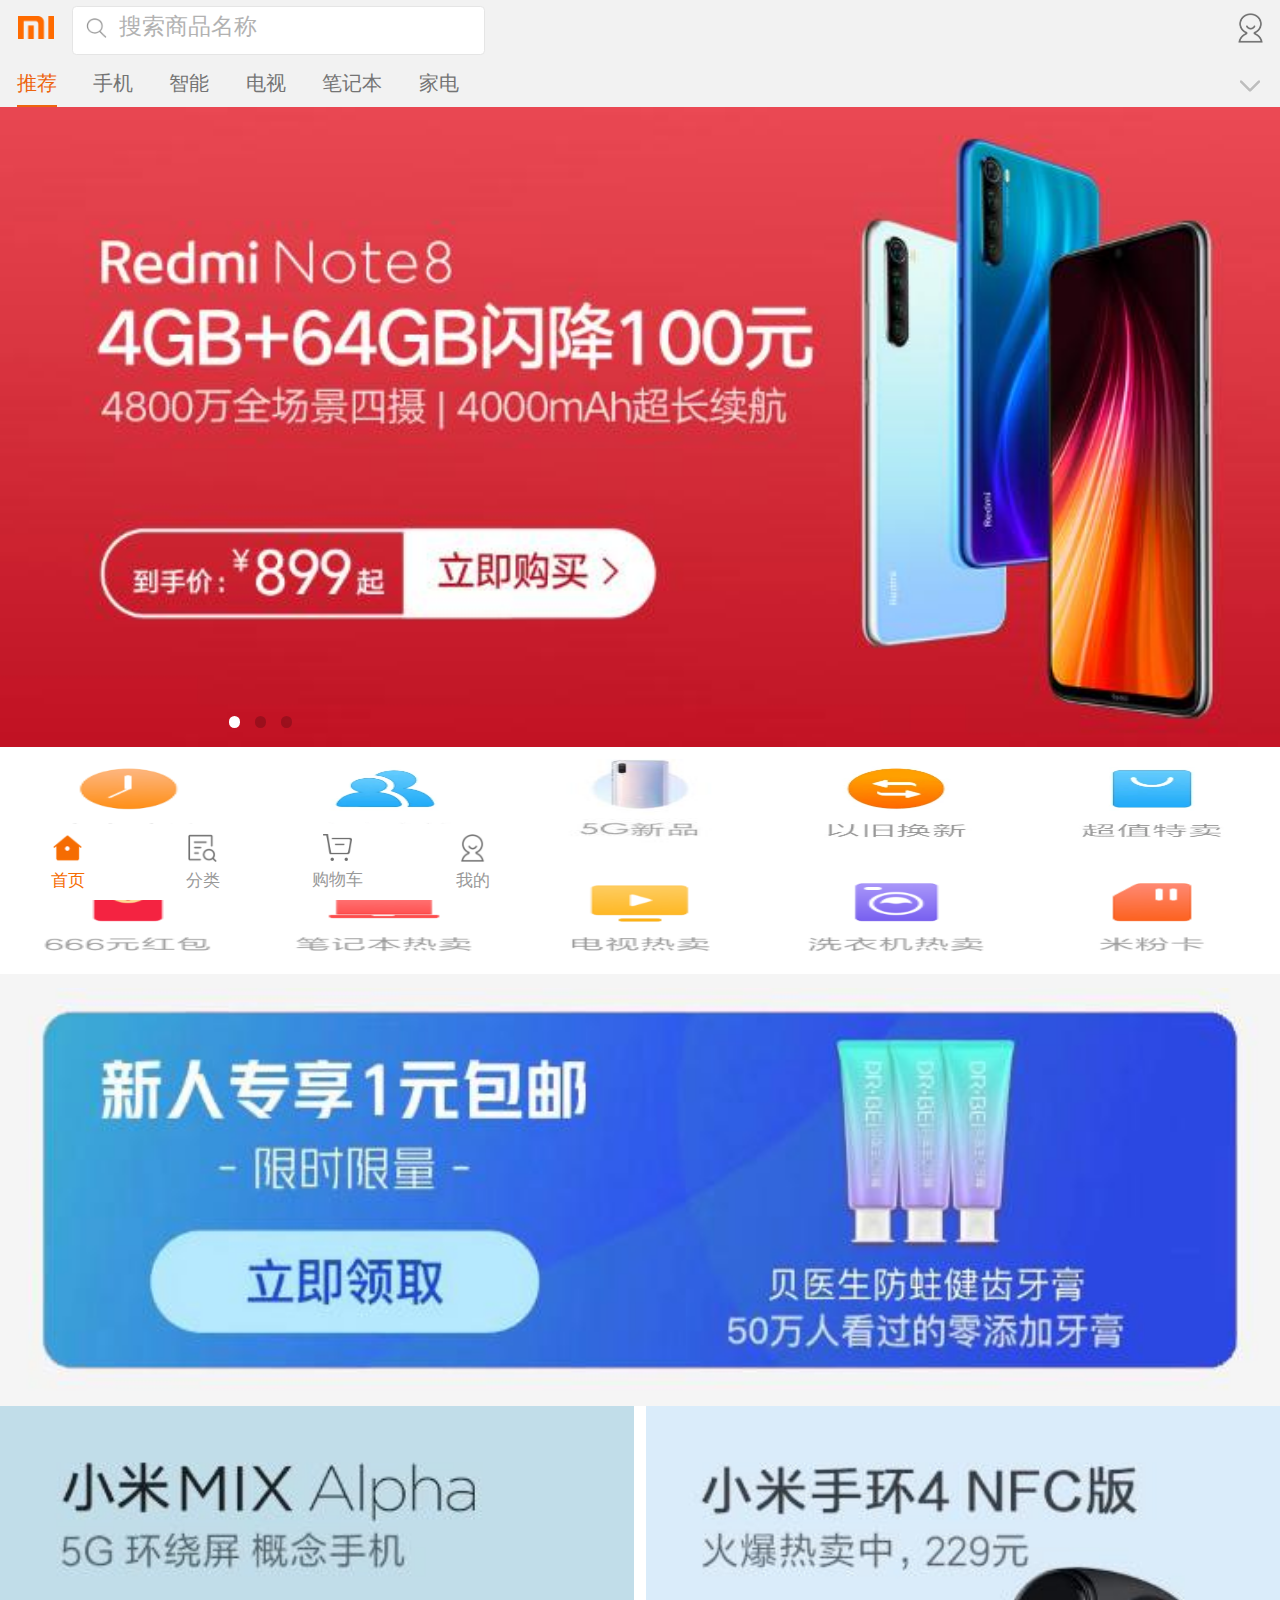
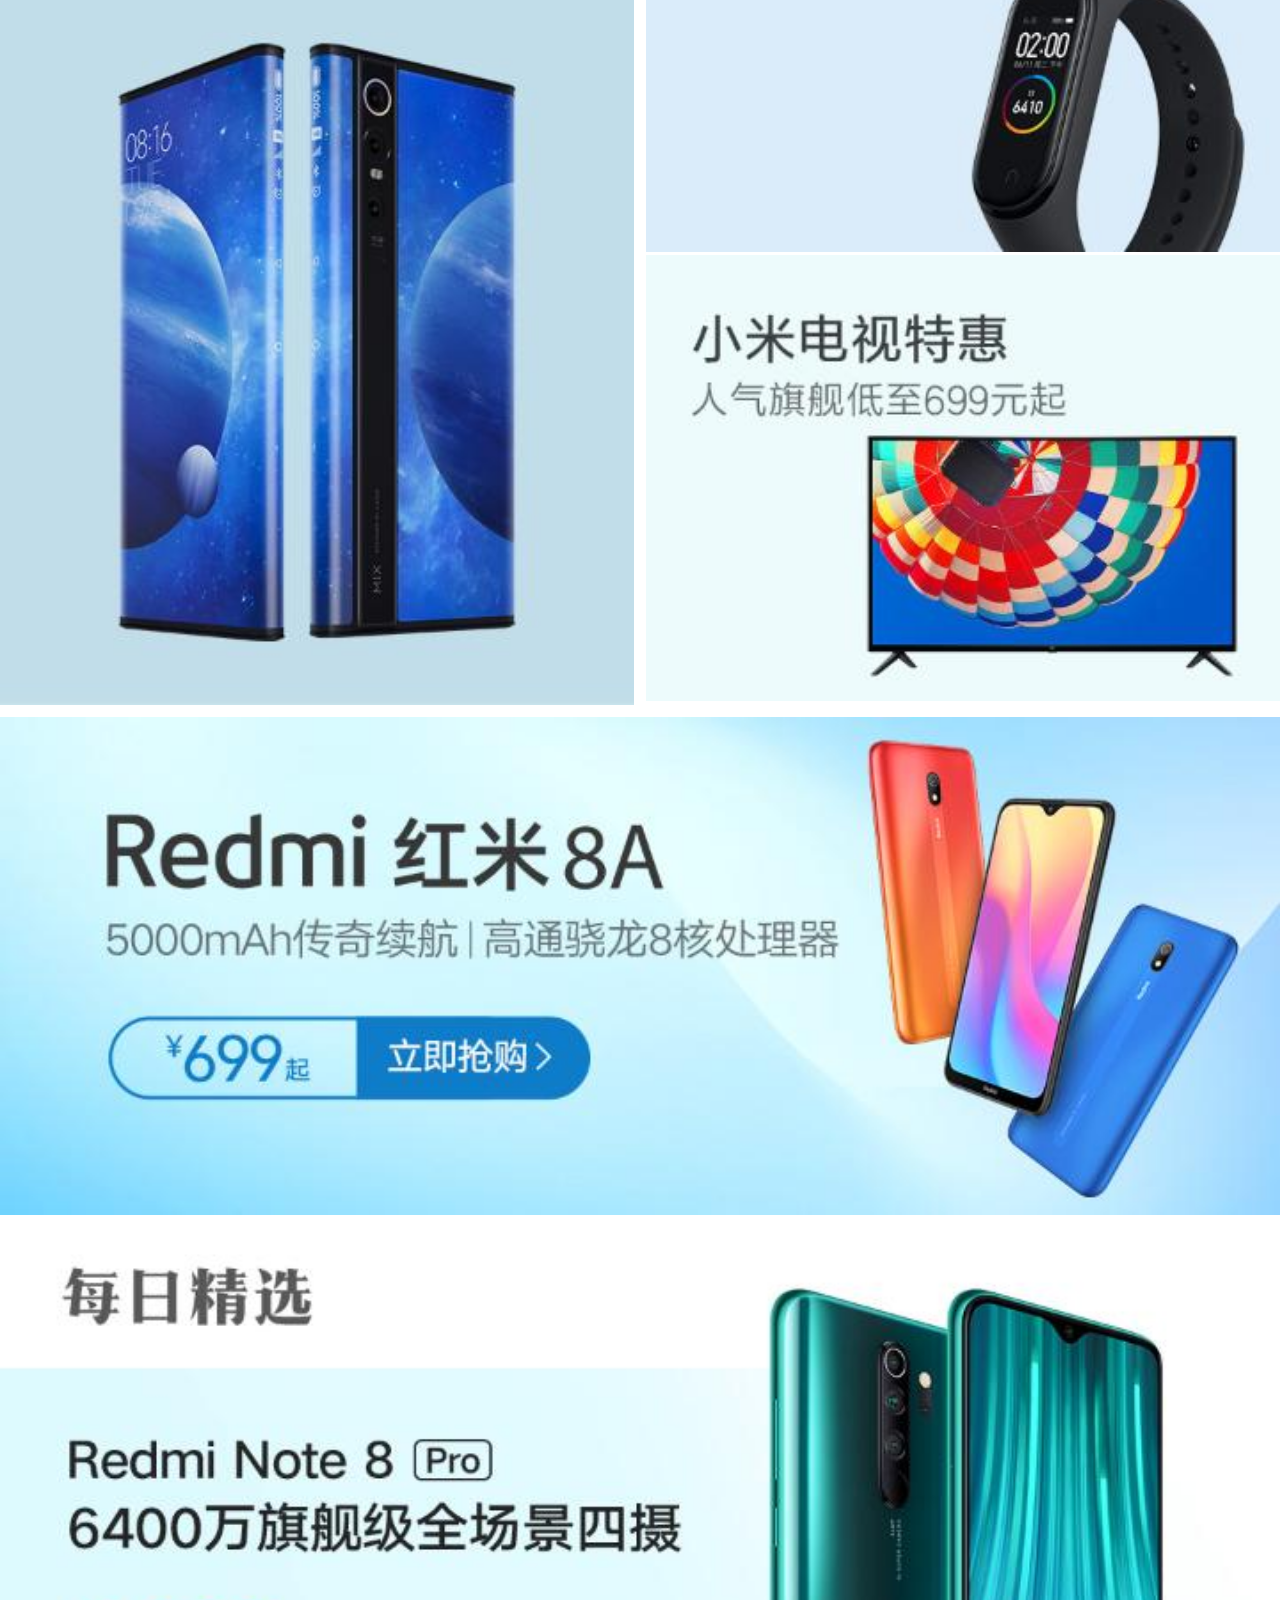
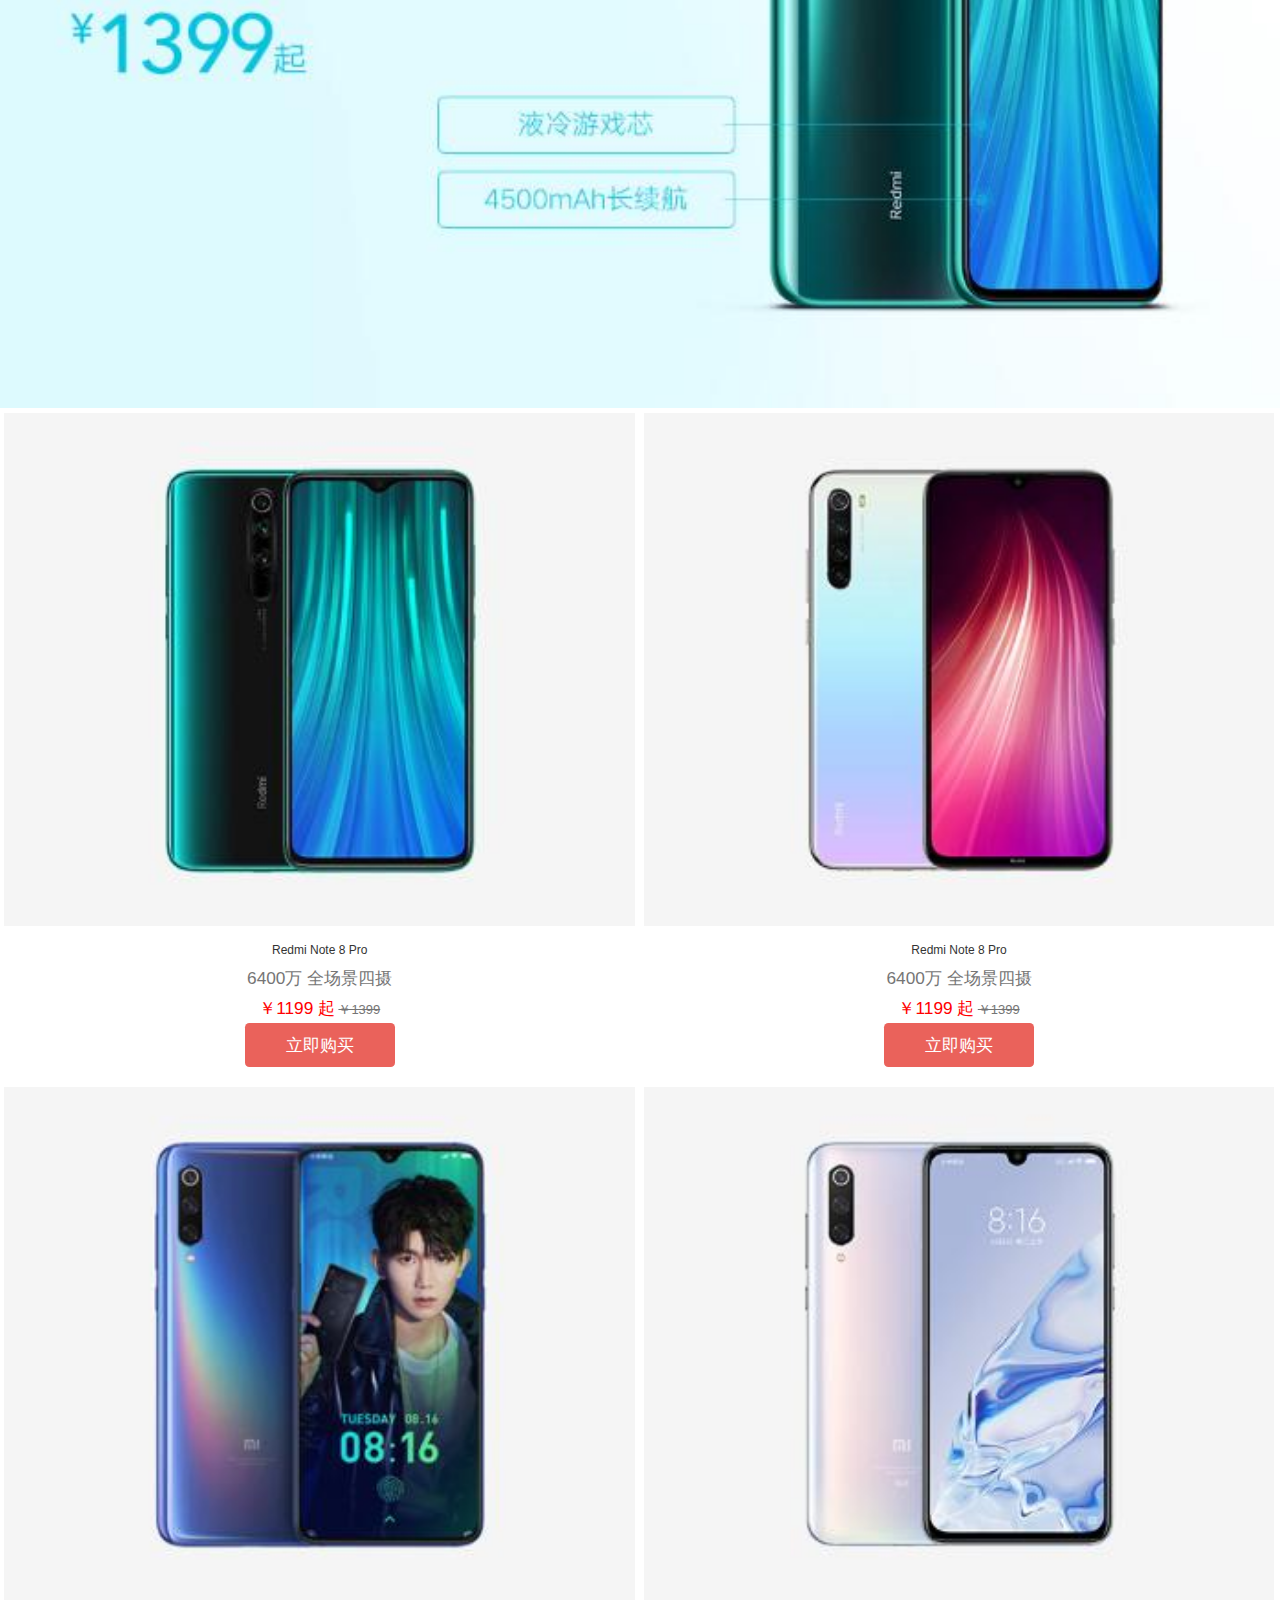
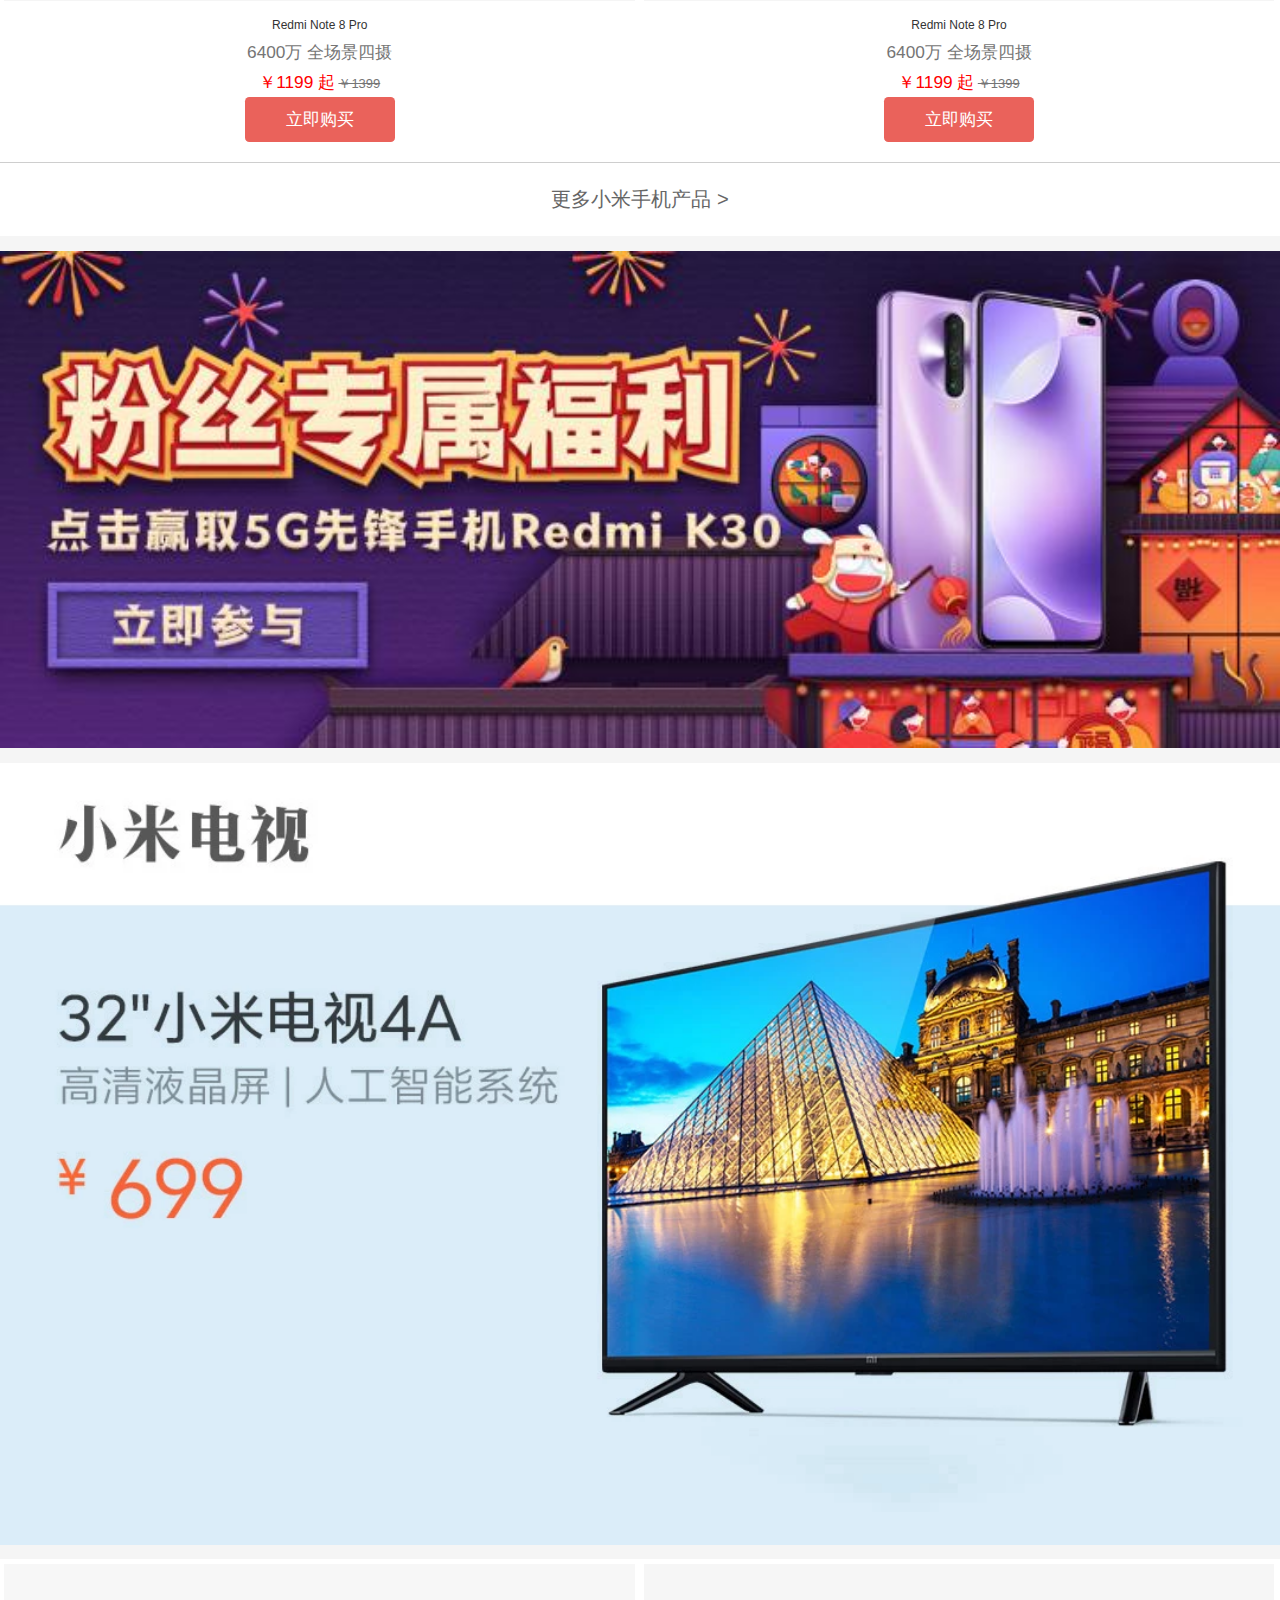
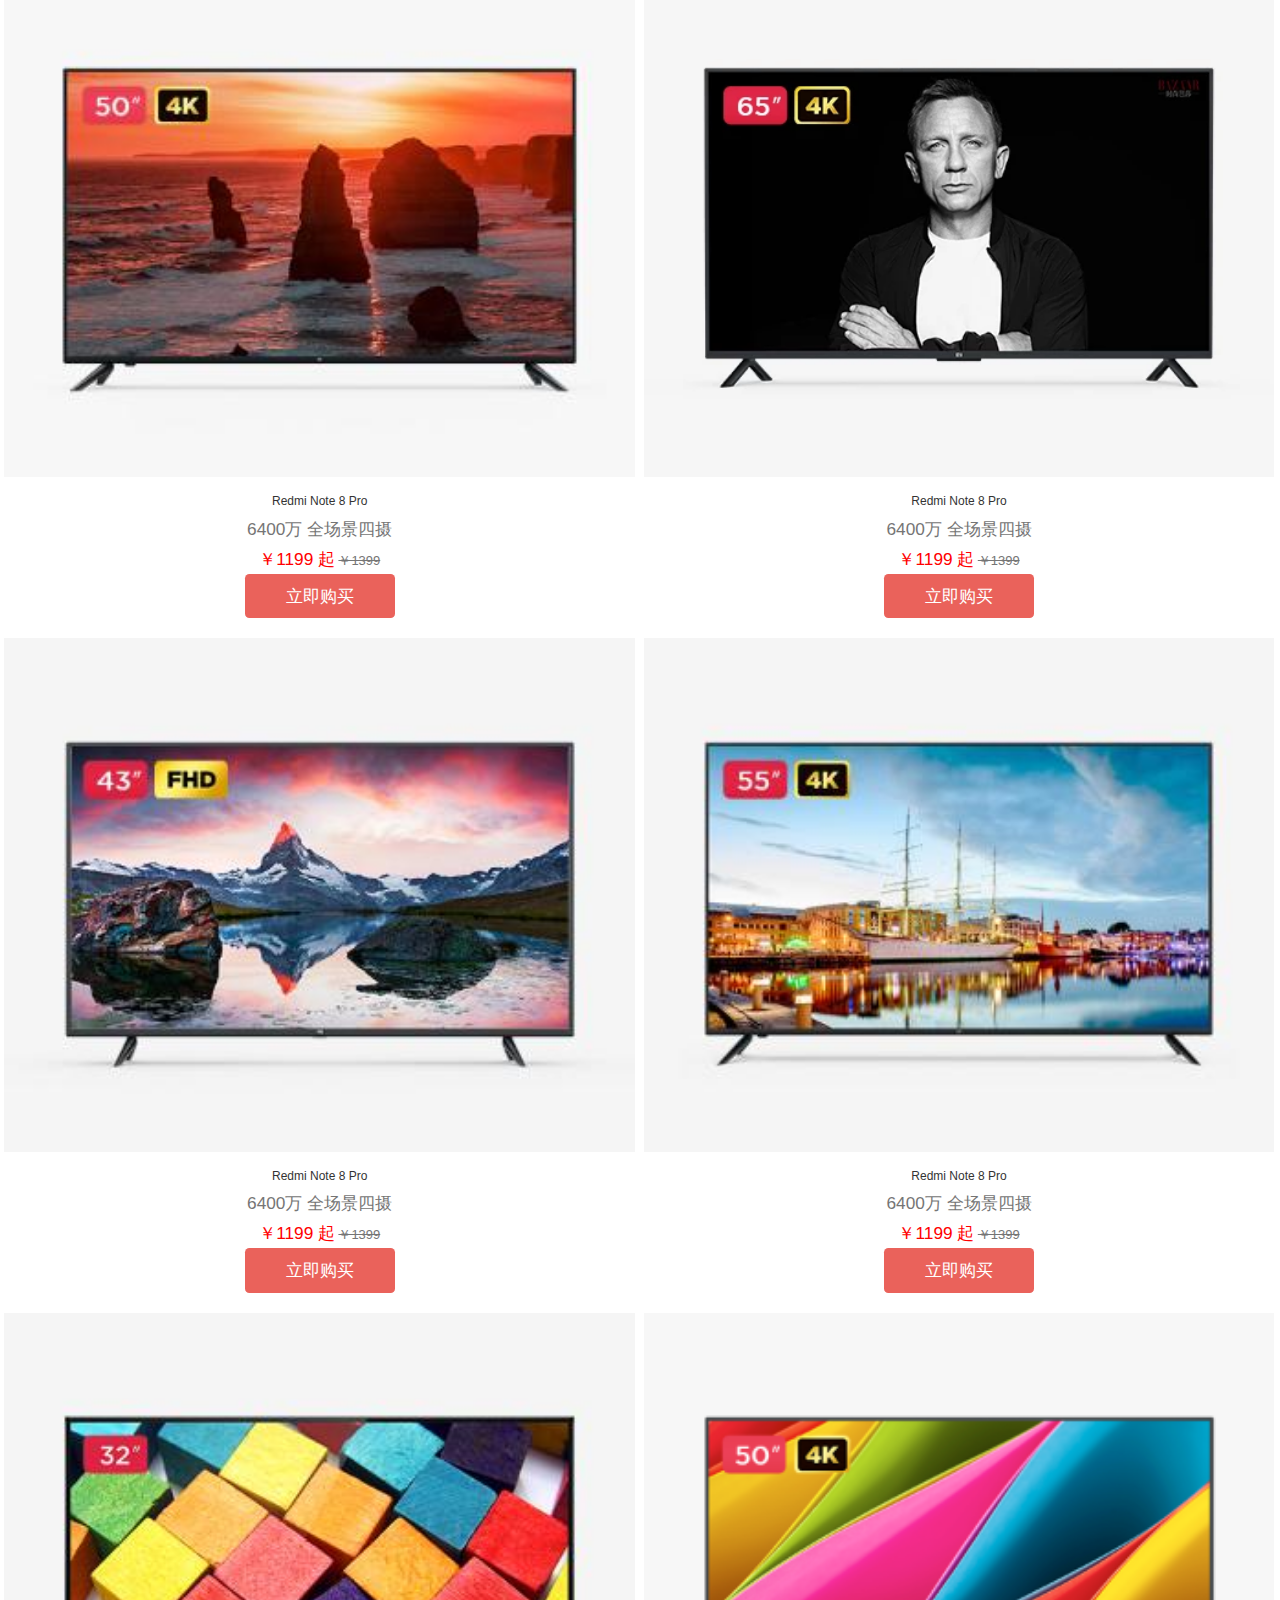
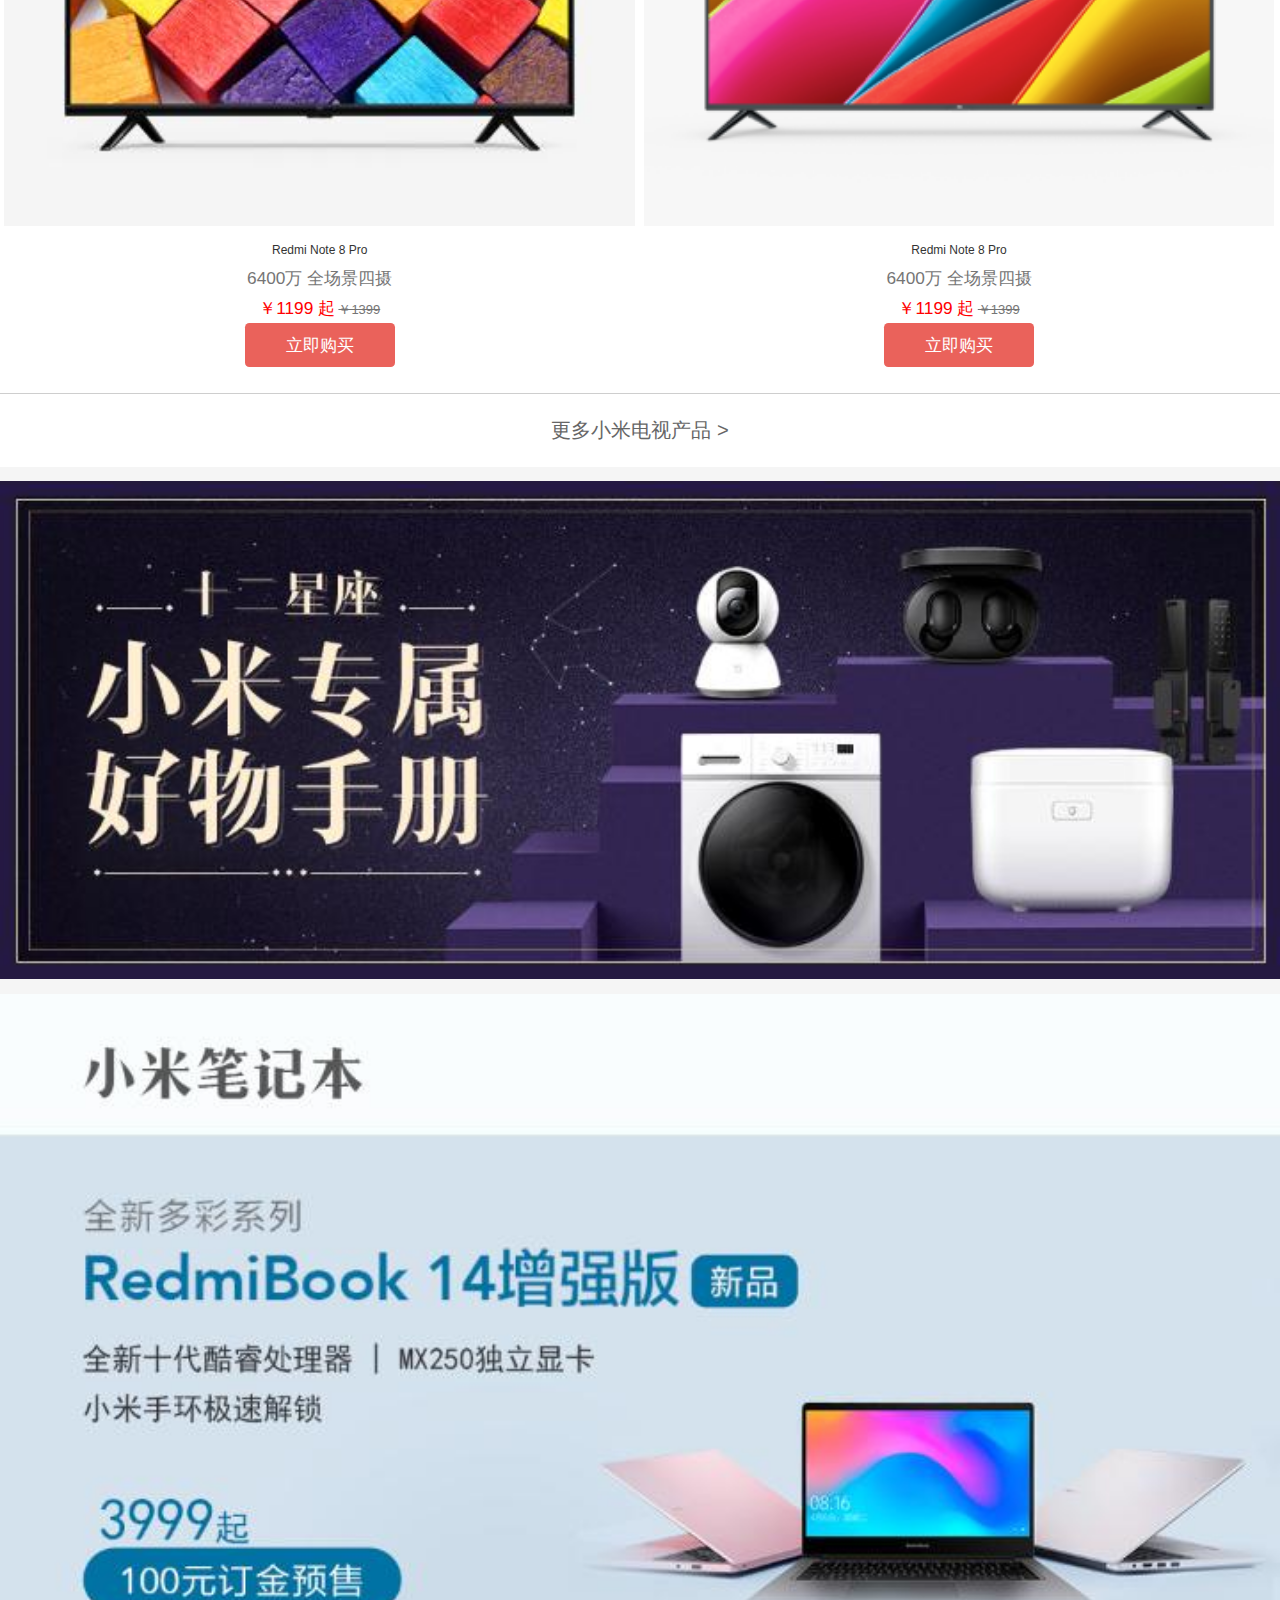
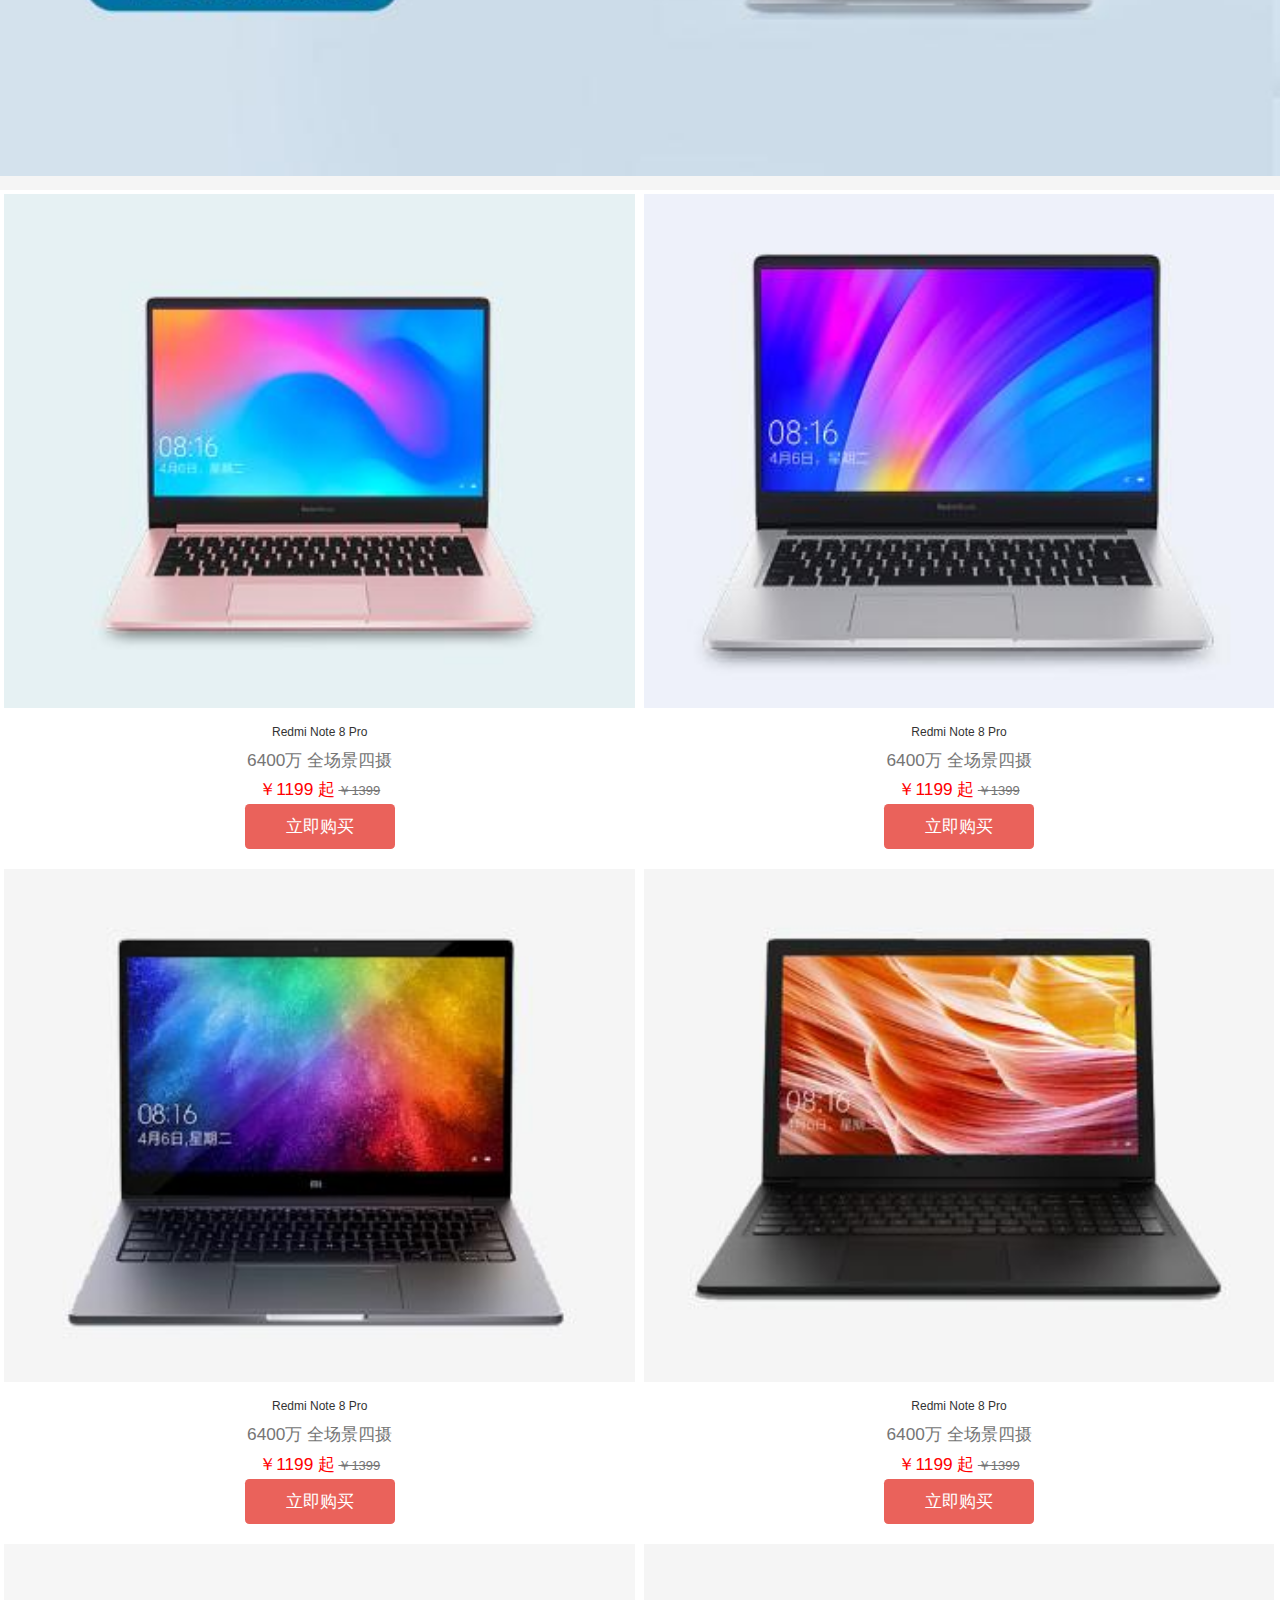
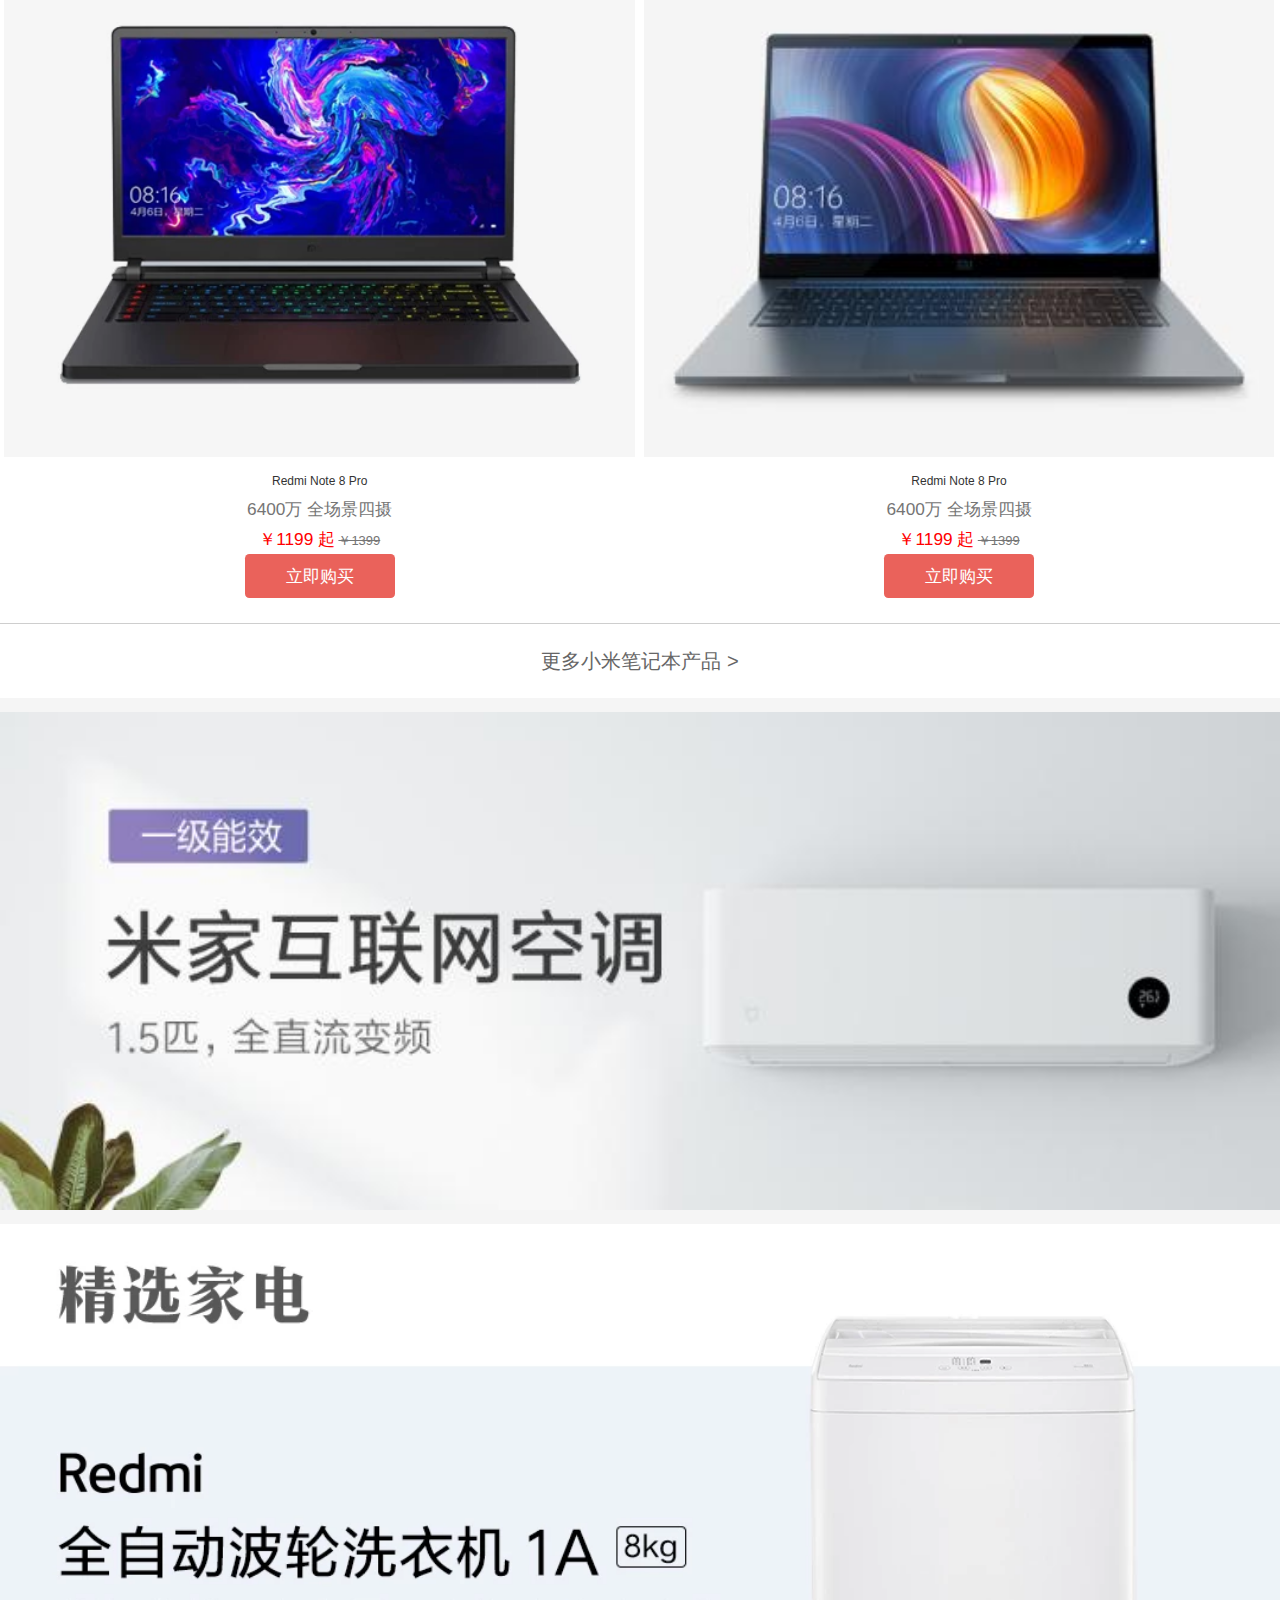
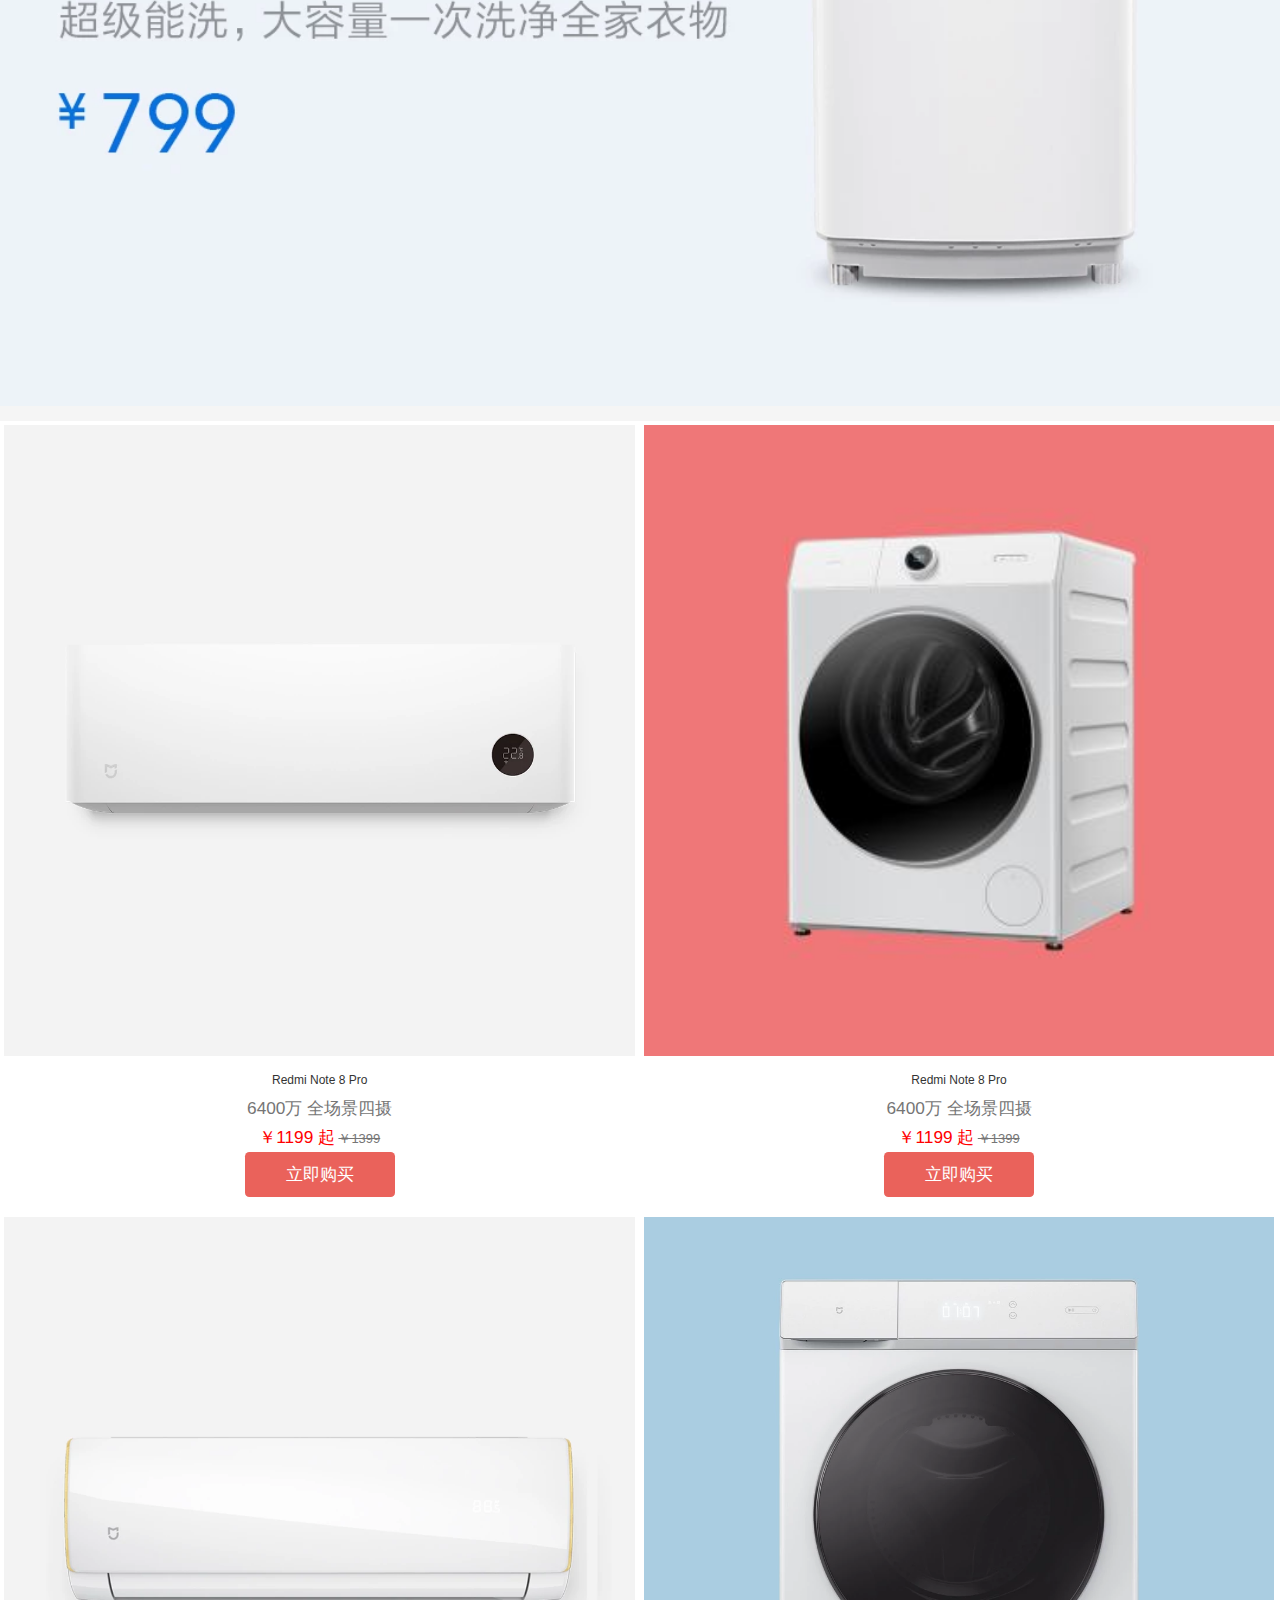
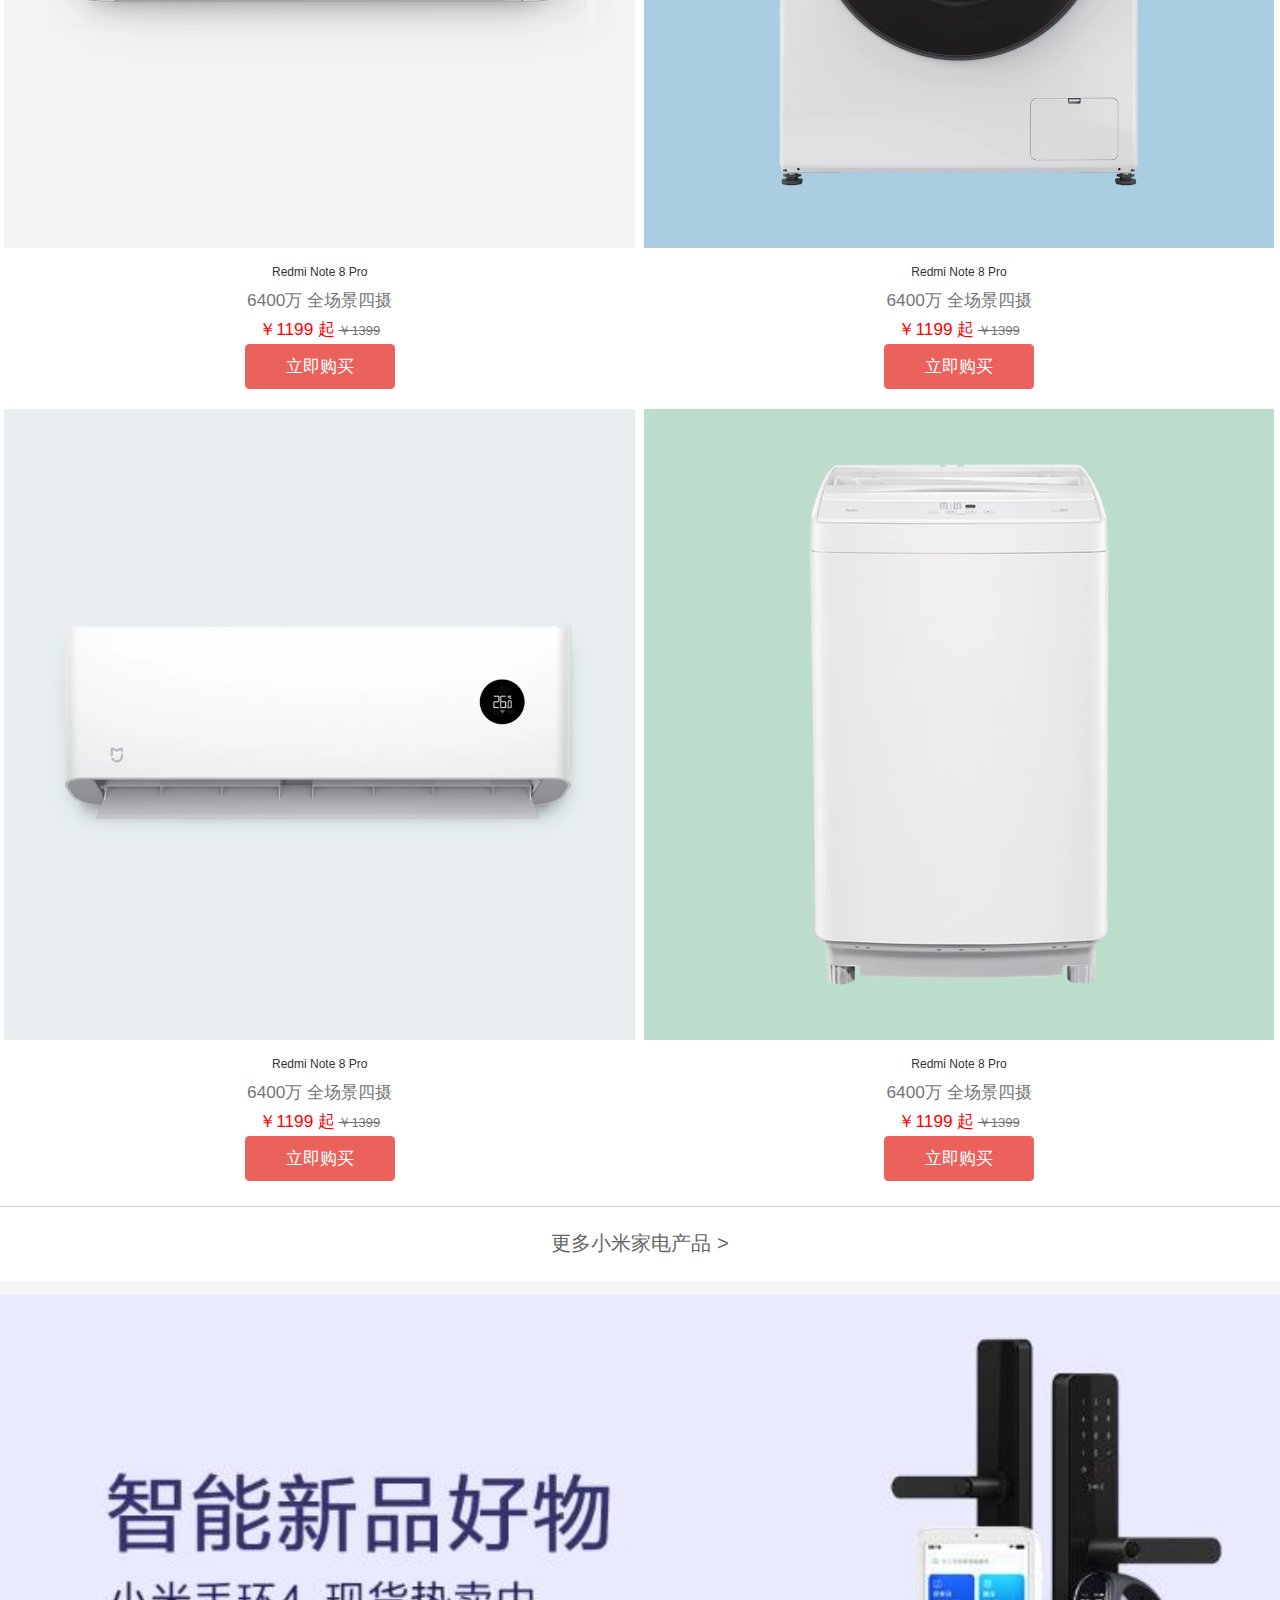
<file: index.html>
<!DOCTYPE html>
<html lang="en">

<head>
    <meta charset="UTF-8">
    <meta name="viewport" content="width=device-width, initial-scale=1.0">
    <meta http-equiv="X-UA-Compatible" content="ie=edge">
    <title>Document</title>
    <script src="js/flexible_css.debug.js"></script>
    <script src="./js/flexible.debug.js"></script>
    <link rel="stylesheet" href="./lib/bootstrap-3.3.7-dist/css/bootstrap.min.css">
    <link rel="stylesheet" href="./lib/normalize.css">
    <link rel="stylesheet" href="./css/inddex.css">

</head>

<body>
    <!-- 顶部搜索栏骨架 -->
    <div class="top-search">
        <img src="./img/index.img/mi_logo.png" alt="">
        <input type="text" placeholder="搜索商品名称">
        <a href="" class="top-search-set"></a>
    </div>
    <div class="top-nav">
        <div class="top-nav-left">
            <span>推荐</span>
            <span>手机</span>
            <span>智能</span>
            <span>电视</span>
            <span>笔记本</span>
            <span>家电</span>
        </div>
        <i class="top-nav-right">
            <img src="./img/index.img/向下.png" alt="">
        </i>
    </div>
    <!-- 轮播图骨架 -->
    <div class="banner">
        <img src="./upload/index-upload/banner.jpg" alt="">
        <ul class="xyd">
            <li></li>
            <li></li>
            <li></li>
        </ul>
    </div>
    <!-- 小米秒杀 -->
    <div class="seckill">
        <img src="./upload/index-upload/miaosha_01.png" alt="">
        <img src="./upload/index-upload/miaosha_02.webp" alt="">
        <img src="./upload/index-upload/miaosha_03.jpg" alt="">
        <img src="./upload/index-upload/miaosha_04.webp" alt="">
        <img src="./upload/index-upload/miaosha_05.webp" alt="">
        <img src="./upload/index-upload/miaosha_06.png" alt="">
        <img src="./upload/index-upload/miaosha_07.png" alt="">
        <img src="./upload/index-upload/miaosha_08.png" alt="">
        <img src="./upload/index-upload/miaosha_09.png" alt="">
        <img src="./upload/index-upload/miaosha_10.png" alt="">
    </div>
    <!-- 广告 -->
    <div class="adv-new">
        <img src="./upload/index-upload/adv_01.jpg" alt="">
    </div>

    <!-- MIX骨架 -->
    <div class="mix">
        <div class="mix-left">
            <img src="./upload/index-upload/mix_01.jpg" alt="">
        </div>
        <div class="mix-right">
            <img src="./upload/index-upload/mix_2.jpg" alt="">
            <img src="./upload/index-upload/mix_03.jpg" alt="">
        </div>
    </div>
    <!-- 广告 -->
    <div class="adv-r8a">
        <img src="./upload/index-upload/adv_02.jpg" alt="">
    </div>
    <!-- 广告 -->
    <div class="adv-r8">
        <img src="./upload/index-upload/adv_03.jpg" alt="">
    </div>
    <!-- 红米Nate8Pro列表 -->
    <ul class="rn8p-list">
        <li>
            <img src="./upload/index-upload/rn8p_01.jpg" alt="">
            <h2>Redmi Note 8 Pro</h2>
            <p>6400万 全场景四摄</p>
            <span>￥1199 起</span>
            <del>￥1399</del>
            <a href="">立即购买</a>
        </li>
        <li>
            <img src="./upload/index-upload/rn8p_02.jpg" alt="">
            <h2>Redmi Note 8 Pro</h2>
            <p>6400万 全场景四摄</p>
            <span>￥1199 起</span>
            <del>￥1399</del>
            <a href="">立即购买</a>
        </li>
        <li>
            <img src="./upload/index-upload/rn8p_03.jpg" alt="">
            <h2>Redmi Note 8 Pro</h2>
            <p>6400万 全场景四摄</p>
            <span>￥1199 起</span>
            <del>￥1399</del>
            <a href="">立即购买</a>
        </li>
        <li>
            <img src="./upload/index-upload/rn8p_04.jpg" alt="">
            <h2>Redmi Note 8 Pro</h2>
            <p>6400万 全场景四摄</p>
            <span>￥1199 起</span>
            <del>￥1399</del>
            <a href="">立即购买</a>
        </li>
    </ul>
    <div class="rn8p-more">更多小米手机产品 ></div>
    <!-- 广告 -->
    <div class="adv-fl">
        <img src="./upload/index-upload/adv_04.jpg" alt="">
    </div>
    <!-- 广告 -->
    <div class="adv-tv">
        <img src="./upload/index-upload/adv_05.webp" alt="">
    </div>
    <!-- 小米电视列表 -->
    <ul class="tv-list">
        <li>
            <img src="./upload/index-upload/tv-list_01.jpg" alt="">
            <h2>Redmi Note 8 Pro</h2>
            <p>6400万 全场景四摄</p>
            <span>￥1199 起</span>
            <del>￥1399</del>
            <a href="">立即购买</a>
        </li>
        <li>
            <img src="./upload/index-upload/tv-list_02.webp" alt="">
            <h2>Redmi Note 8 Pro</h2>
            <p>6400万 全场景四摄</p>
            <span>￥1199 起</span>
            <del>￥1399</del>
            <a href="">立即购买</a>
        </li>
        <li>
            <img src="./upload/index-upload/tv-list_03.jpg" alt="">
            <h2>Redmi Note 8 Pro</h2>
            <p>6400万 全场景四摄</p>
            <span>￥1199 起</span>
            <del>￥1399</del>
            <a href="">立即购买</a>
        </li>
        <li>
            <img src="./upload/index-upload/tv-list_04.jpg" alt="">
            <h2>Redmi Note 8 Pro</h2>
            <p>6400万 全场景四摄</p>
            <span>￥1199 起</span>
            <del>￥1399</del>
            <a href="">立即购买</a>
        </li>
        <li>
            <img src="./upload/index-upload/tv-list_05.jpg" alt="">
            <h2>Redmi Note 8 Pro</h2>
            <p>6400万 全场景四摄</p>
            <span>￥1199 起</span>
            <del>￥1399</del>
            <a href="">立即购买</a>
        </li>
        <li>
            <img src="./upload/index-upload/tv-list_06.png" alt="">
            <h2>Redmi Note 8 Pro</h2>
            <p>6400万 全场景四摄</p>
            <span>￥1199 起</span>
            <del>￥1399</del>
            <a href="">立即购买</a>
        </li>
    </ul>
    <div class="tv-more">更多小米电视产品 ></div>

    <!-- 广告 -->
    <div class="adv-xz">
        <img src="./upload/index-upload/adv_06.jpg" alt="">
    </div>

    <!-- 广告 -->
    <div class="adv-bjb">
        <img src="./upload/index-upload/adv_07.jpg" alt="">
    </div>

    <!-- 笔记本列表 -->
    <ul class="bjb-list">
        <li>
            <img src="./upload/index-upload/bjb_list_01.jpg" alt="">
            <h2>Redmi Note 8 Pro</h2>
            <p>6400万 全场景四摄</p>
            <span>￥1199 起</span>
            <del>￥1399</del>
            <a href="">立即购买</a>
        </li>
        <li>
            <img src="./upload/index-upload/bjb_list_02.jpg" alt="">
            <h2>Redmi Note 8 Pro</h2>
            <p>6400万 全场景四摄</p>
            <span>￥1199 起</span>
            <del>￥1399</del>
            <a href="">立即购买</a>
        </li>
        <li>
            <img src="./upload/index-upload/bjb_list_03.jpg" alt="">
            <h2>Redmi Note 8 Pro</h2>
            <p>6400万 全场景四摄</p>
            <span>￥1199 起</span>
            <del>￥1399</del>
            <a href="">立即购买</a>
        </li>
        <li>
            <img src="./upload/index-upload/bjb_list_04.jpg" alt="">
            <h2>Redmi Note 8 Pro</h2>
            <p>6400万 全场景四摄</p>
            <span>￥1199 起</span>
            <del>￥1399</del>
            <a href="">立即购买</a>
        </li>
        <li>
            <img src="./upload/index-upload/bjb_list_05.webp" alt="">
            <h2>Redmi Note 8 Pro</h2>
            <p>6400万 全场景四摄</p>
            <span>￥1199 起</span>
            <del>￥1399</del>
            <a href="">立即购买</a>
        </li>
        <li>
            <img src="./upload/index-upload/bjb_list_06.jpg" alt="">
            <h2>Redmi Note 8 Pro</h2>
            <p>6400万 全场景四摄</p>
            <span>￥1199 起</span>
            <del>￥1399</del>
            <a href="">立即购买</a>
        </li>
    </ul>
    <div class="bjb-more">更多小米笔记本产品 ></div>

    <!-- 广告 -->
    <div class="adv-kt">
        <img src="./upload/index-upload/adv_08.jpg" alt="">
    </div>

    <!-- 广告 -->
    <div class="adv-jd">
        <img src="./upload/index-upload/adv_09.webp" alt="">
    </div>
    <!-- 家电列表 -->
    <ul class="jd-list">
        <li>
            <img src="./upload/index-upload/jd_list_01.webp" alt="">
            <h2>Redmi Note 8 Pro</h2>
            <p>6400万 全场景四摄</p>
            <span>￥1199 起</span>
            <del>￥1399</del>
            <a href="">立即购买</a>
        </li>
        <li>
            <img src="./upload/index-upload/jd_list_02.jpg" alt="">
            <h2>Redmi Note 8 Pro</h2>
            <p>6400万 全场景四摄</p>
            <span>￥1199 起</span>
            <del>￥1399</del>
            <a href="">立即购买</a>
        </li>
        <li>
            <img src="./upload/index-upload/jd_list_03.webp" alt="">
            <h2>Redmi Note 8 Pro</h2>
            <p>6400万 全场景四摄</p>
            <span>￥1199 起</span>
            <del>￥1399</del>
            <a href="">立即购买</a>
        </li>
        <li>
            <img src="./upload/index-upload/jd_list_04.webp" alt="">
            <h2>Redmi Note 8 Pro</h2>
            <p>6400万 全场景四摄</p>
            <span>￥1199 起</span>
            <del>￥1399</del>
            <a href="">立即购买</a>
        </li>
        <li>
            <img src="./upload/index-upload/jd_list_05.webp" alt="">
            <h2>Redmi Note 8 Pro</h2>
            <p>6400万 全场景四摄</p>
            <span>￥1199 起</span>
            <del>￥1399</del>
            <a href="">立即购买</a>
        </li>
        <li>
            <img src="./upload/index-upload/jd_list_06.webp" alt="">
            <h2>Redmi Note 8 Pro</h2>
            <p>6400万 全场景四摄</p>
            <span>￥1199 起</span>
            <del>￥1399</del>
            <a href="">立即购买</a>
        </li>
    </ul>
    <div class="jd-more">更多小米家电产品 ></div>
    <!-- 广告 -->
    <div class="adv-zn">
        <img src="./upload/index-upload/adv_10.jpg" alt="">
    </div>

    <!-- 广告 -->
    <div class="adv-mjzn">
        <img src="./upload/index-upload/adv_11.jpg" alt="">
    </div>
    <!-- 小米智能列表 -->
    <ul class="mjzn-list">
        <li>
            <img src="./upload/index-upload/jd_list_01.webp" alt="">
            <h2>Redmi Note 8 Pro</h2>
            <p>6400万 全场景四摄</p>
            <span>￥1199 起</span>
            <del>￥1399</del>
            <a href="">立即购买</a>
        </li>
        <li>
            <img src="./upload/index-upload/jd_list_02.jpg" alt="">
            <h2>Redmi Note 8 Pro</h2>
            <p>6400万 全场景四摄</p>
            <span>￥1199 起</span>
            <del>￥1399</del>
            <a href="">立即购买</a>
        </li>
        <li>
            <img src="./upload/index-upload/jd_list_03.webp" alt="">
            <h2>Redmi Note 8 Pro</h2>
            <p>6400万 全场景四摄</p>
            <span>￥1199 起</span>
            <del>￥1399</del>
            <a href="">立即购买</a>
        </li>
        <li>
            <img src="./upload/index-upload/jd_list_04.webp" alt="">
            <h2>Redmi Note 8 Pro</h2>
            <p>6400万 全场景四摄</p>
            <span>￥1199 起</span>
            <del>￥1399</del>
            <a href="">立即购买</a>
        </li>
        <li>
            <img src="./upload/index-upload/jd_list_05.webp" alt="">
            <h2>Redmi Note 8 Pro</h2>
            <p>6400万 全场景四摄</p>
            <span>￥1199 起</span>
            <del>￥1399</del>
            <a href="">立即购买</a>
        </li>
        <li>
            <img src="./upload/index-upload/jd_list_06.webp" alt="">
            <h2>Redmi Note 8 Pro</h2>
            <p>6400万 全场景四摄</p>
            <span>￥1199 起</span>
            <del>￥1399</del>
            <a href="">立即购买</a>
        </li>
    </ul>
    <div class="mjzn-more">更多小米智能产品 ></div>

    <!-- 末尾列表 -->
    <ul class="more-list">
        <li>
            <img src="./upload/index-upload/more-list_01.webp" alt="">
        </li>
        <li>
            <img src="./upload/index-upload/more-list_02.webp" alt="">
        </li>
        <li>
            <img src="./upload/index-upload/more-list_03.webp" alt="">
        </li>
        <li>
            <img src="./upload/index-upload/more-list_04.webp" alt="">
        </li>
        <li>
            <img src="./upload/index-upload/more-list_05.webp" alt="">
        </li>
        <li>
            <img src="./upload/index-upload/more-list_06.webp" alt="">
        </li>
    </ul>
    <!-- 广告 -->
    <div class="adv-yjhx">
        <img src="./upload/index-upload/adv_12.jpg" alt="">
    </div>

    <!-- 了解小米 -->
    <div class="ljxm">
        <img src="./upload/index-upload/liaojie.png" alt="">
    </div>

    <!-- 底部导航栏 -->
    <ul class="bottom-nav">
        <li>
            <img src="./upload/index-upload/footer-01.png" alt="">
            <span>首页</span>
        </li>
        <li>
            <img src="./upload/index-upload/footer-02.png" alt="">
            <span>分类</span>
        </li>
        <li>
            <img src="./upload/index-upload/footer-03.png" alt="">
            <span>购物车</span>
        </li>
        <li>
            <img src="./upload/index-upload/footer-04.png" alt="">
            <span>我的</span>
        </li>
    </ul>
</body>

</html>
</file>
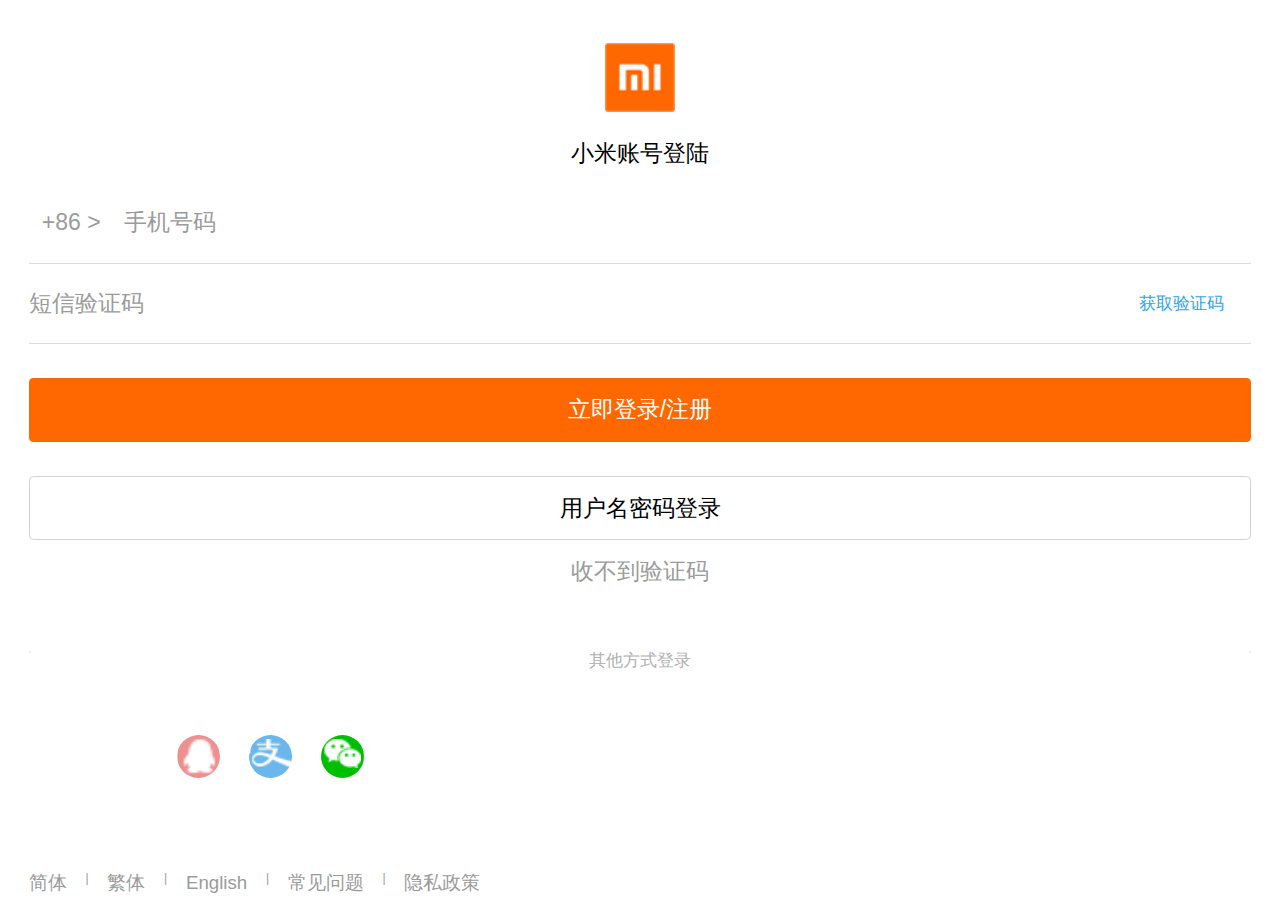
<file: log.html>
<!DOCTYPE html>
<html lang="en">
<head>
    <meta charset="UTF-8">
    <meta name="viewport" content="width=device-width, initial-scale=1.0">
    <meta http-equiv="X-UA-Compatible" content="ie=edge">
    <title>Document</title>
    <script src="js/flexible_css.debug.js"></script>
    <script src="./js/flexible.debug.js"></script>
    <link rel="stylesheet" href="./lib/bootstrap-3.3.7-dist/css/bootstrap.min.css">
    <link rel="stylesheet" href="./lib/normalize.css">
    <link rel="stylesheet" href="./css/log.css">
</head>
<body> 

    <!-- 头部盒子骨架 -->
    <header>
        <img src="./img/log.img/milogo.png" alt="">
        <p>小米账号登陆</p>
    </header>
    <div class="phone">
        <div class="phone-left">
            +86 >
        </div>
        <div class="phone-right">
            手机号码
        </div>
    </div>

    <!-- 验证码骨架 -->
    <div class="security">
        <div class="security-left">
            短信验证码
        </div>
        <div class="security-right">
            获取验证码
        </div>
    </div>
    <!-- 登录骨架 -->
   <div class="log">
    <a href="">立即登录/注册</a>
    <a href="">用户名密码登录</a>
    <a href="">收不到验证码</a>
   </div>

   <!-- 登录样式 -->
   <div class="log-style">
       <span>其他方式登录</span>
       <ul>
           <li></li>
           <li></li>
           <li></li>
       </ul>
   </div>

    <!-- 底部骨架 -->
    <footer>
        <span>简体</span>
        <i>|</i>
        <span>繁体</span>
        <i>|</i>
        <span>English</span>
        <i>|</i>
        <span>常见问题</span>
        <i>|</i>
        <span>隐私政策</span>
    </footer>
</html>
</file>
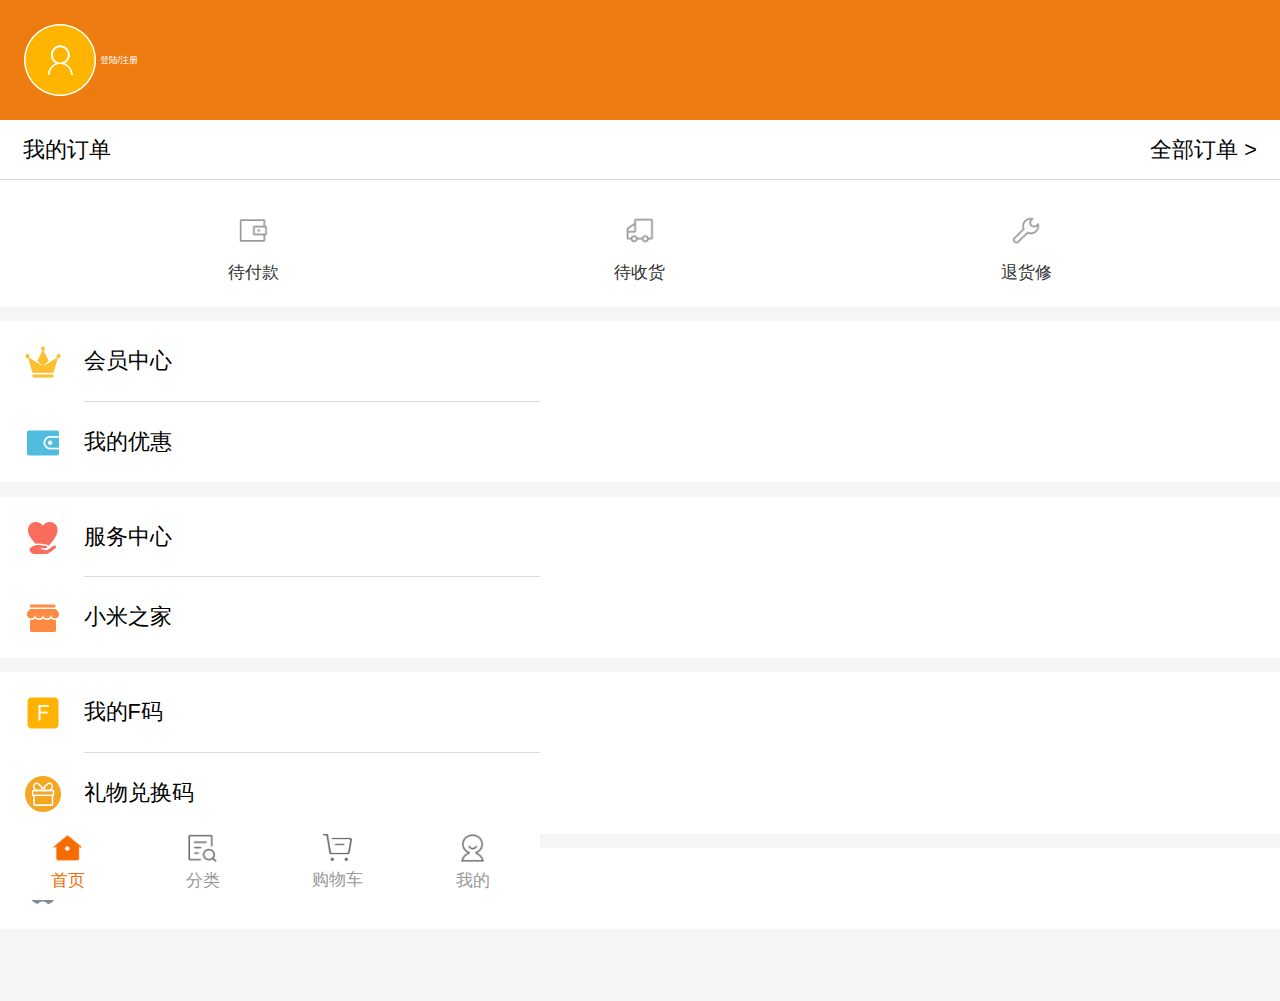
<file: mine.html>
<!DOCTYPE html>
<html lang="en">

<head>
    <meta charset="UTF-8">
    <meta name="viewport" content="width=device-width, initial-scale=1.0">
    <meta http-equiv="X-UA-Compatible" content="ie=edge">
    <title>Document</title>
    <script src="js/flexible_css.debug.js"></script>
    <script src="./js/flexible.debug.js"></script>
    <link rel="stylesheet" href="./lib/bootstrap-3.3.7-dist/css/bootstrap.min.css">
    <link rel="stylesheet" href="./lib/normalize.css">
    <link rel="stylesheet" href="./css/mine.css">
</head>

<body>
    <!-- 头部骨架 -->
    <header>
        <img src="./img/mine.img/mine-01.png" alt="">
        <span>登陆/注册</span>
    </header>

    <!-- 订单骨架 -->
    <div class="order">
        <div class="order-title">
            <a href="">我的订单</a>
            <a href="">全部订单 ></a>
        </div>
        <ul class="order-list">
            <li>
                <img src="./img/mine.img/mine-02.png" alt="">
                <p>待付款</p>
            </li>
            <li>
                <img src="./img/mine.img/mine-03.png" alt="">
                <p>待收货</p>
            </li>
            <li>
                <img src="./img/mine.img/mine-04.png" alt="">
                <p>退货修</p>
            </li>
        </ul>

        <!-- 会员中心骨架 -->
        <div class="vip">
            <div class="vip-top">
                <a href="">会员中心</a>
                <img src="./img/mine.img/mine-05.png" alt="">
            </div>
            <div class="vip-top">
                <a href="">我的优惠</a>
                <img src="./img/mine.img/mine-06.png" alt="">
            </div>
        </div>
        <!-- 服务中心骨架 -->
        <div class="serve">
            <div class="serve-top">
                <a href="">服务中心</a>
                <img src="./img/mine.img/mine-07.png" alt="">
            </div>
            <div class="serve-bottom">
                <a href="">小米之家</a>
                <img src="./img/mine.img/mine-08.png" alt="">
            </div>
        </div>
        <!-- 我的F码骨架 -->
        <div class="mine">
            <div class="mine-top">
                <a href="">我的F码</a>
                <img src="./img/mine.img/mine-09.png" alt="">
            </div>
            <div class="mine-bottom">
                <a href="">礼物兑换码</a>
                <img src="./img/mine.img/mine-10.png" alt="">
            </div>
        </div>

        <!-- 设置骨架 -->
        <div class="set">
            <a href="">设置</a>
                <img src="./img/mine.img/mine-11.png" alt="">
        </div>
    </div>

        <!-- 底部导航栏 -->
        <ul class="bottom-nav">
            <li>
                <img src="./upload/index-upload/footer-01.png" alt="">
                <span>首页</span>
            </li>
            <li>
                <img src="./upload/index-upload/footer-02.png" alt="">
                <span>分类</span>
            </li>
            <li>
                <img src="./upload/index-upload/footer-03.png" alt="">
                <span>购物车</span>
            </li>
            <li>
                <img src="./upload/index-upload/footer-04.png" alt="">
                <span>我的</span>
            </li>
        </ul>
</body>

</html>
</file>
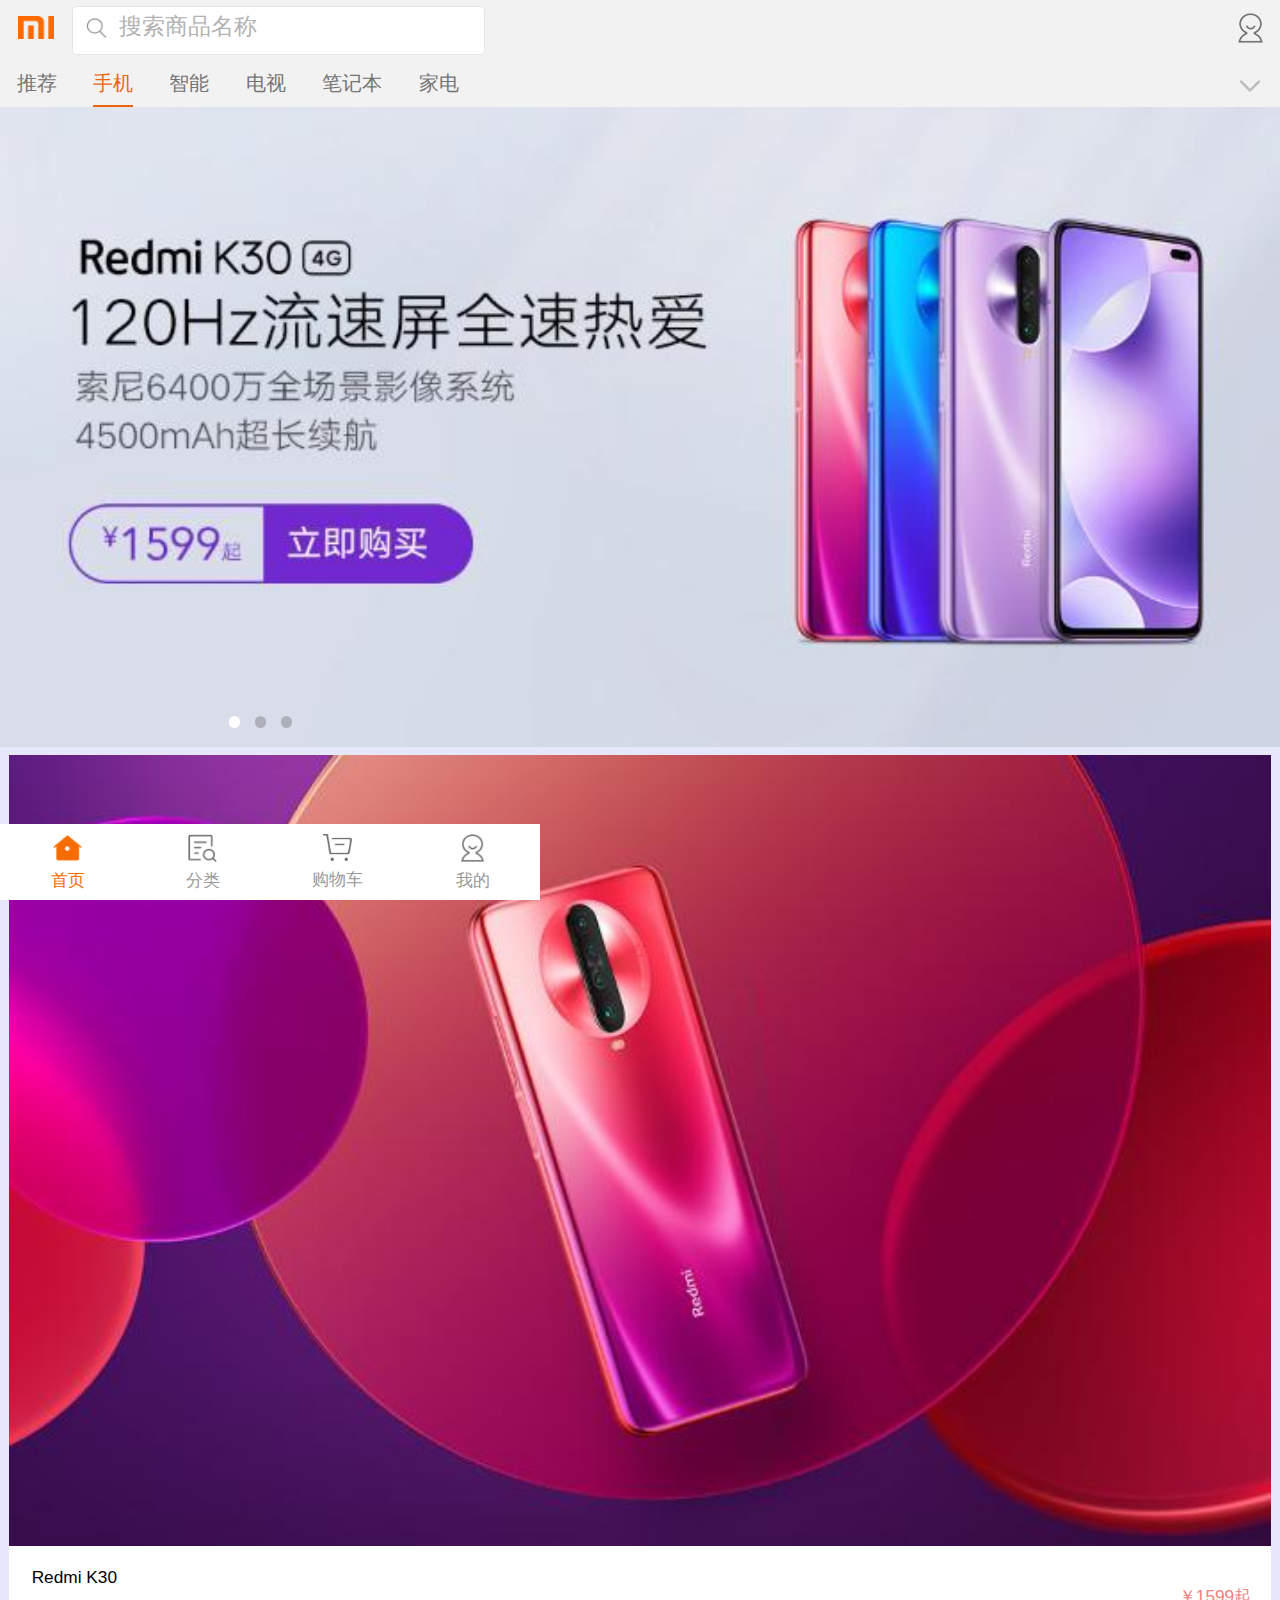
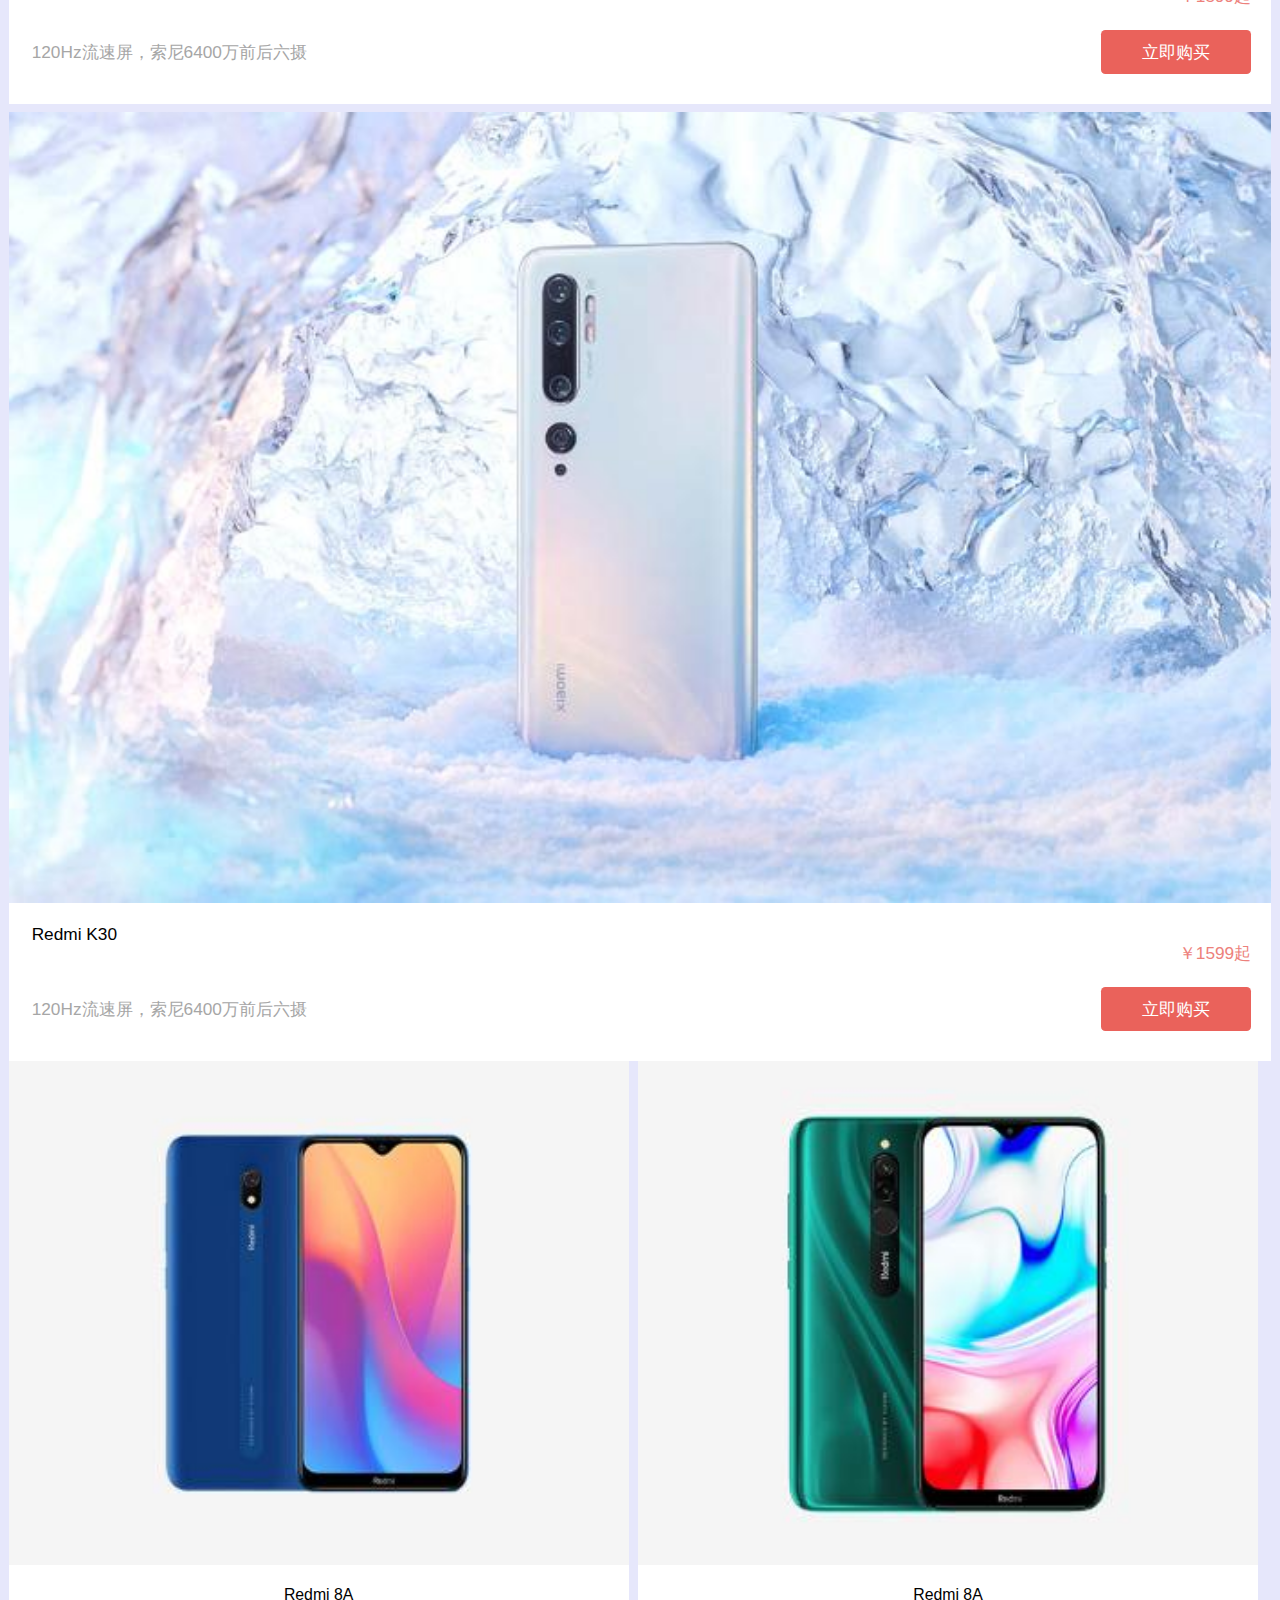
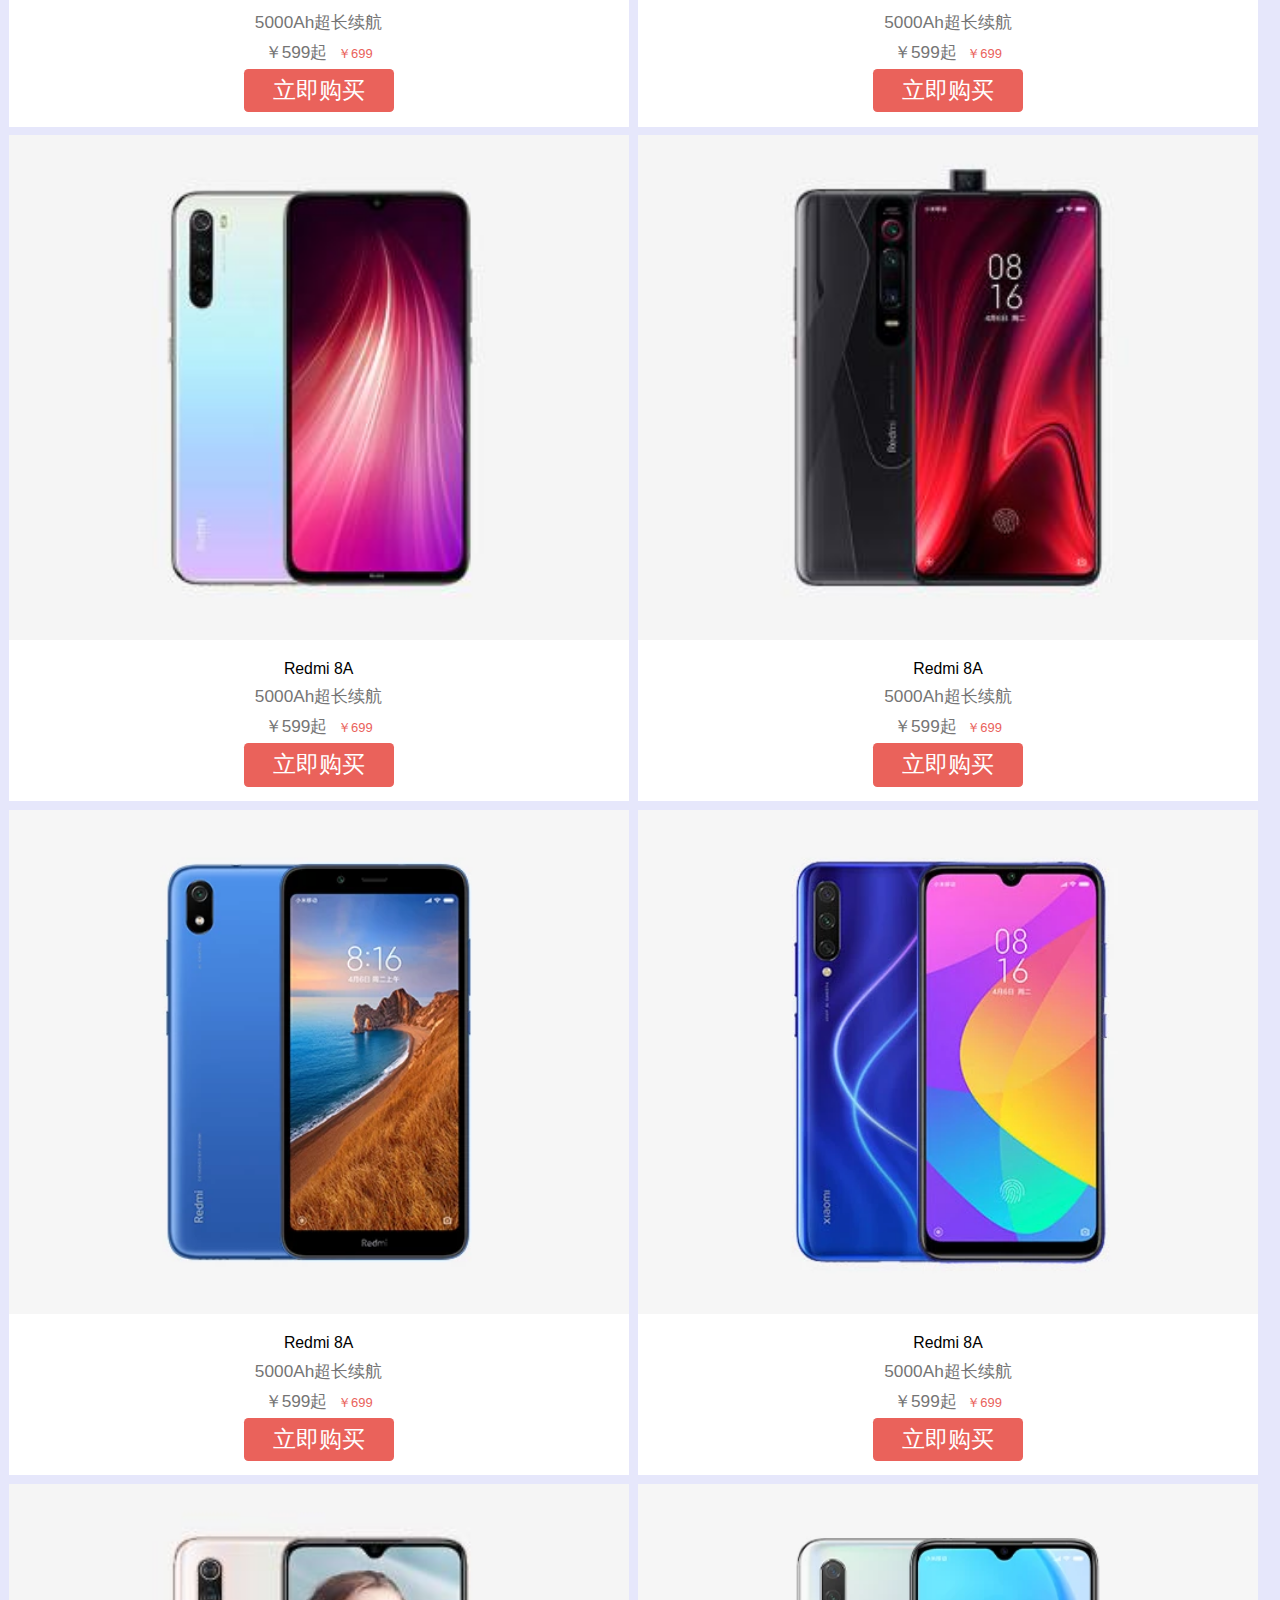
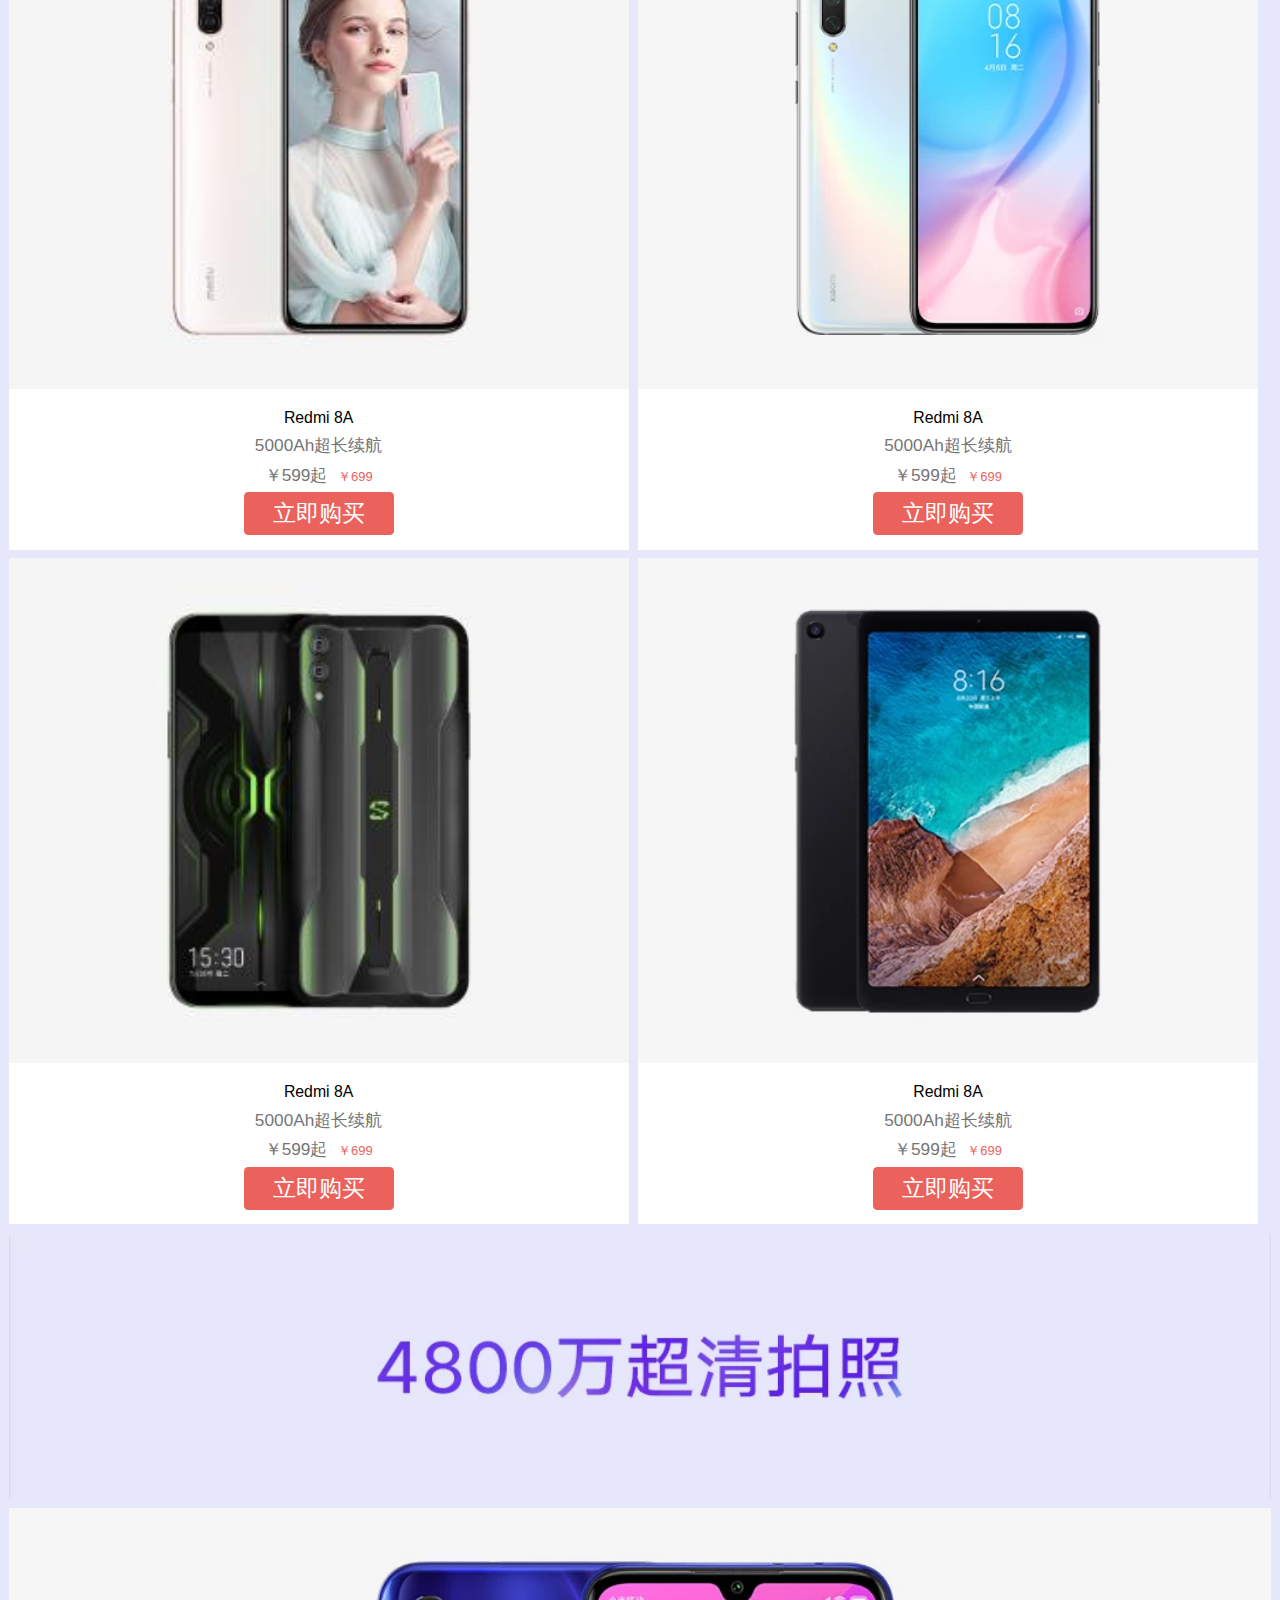
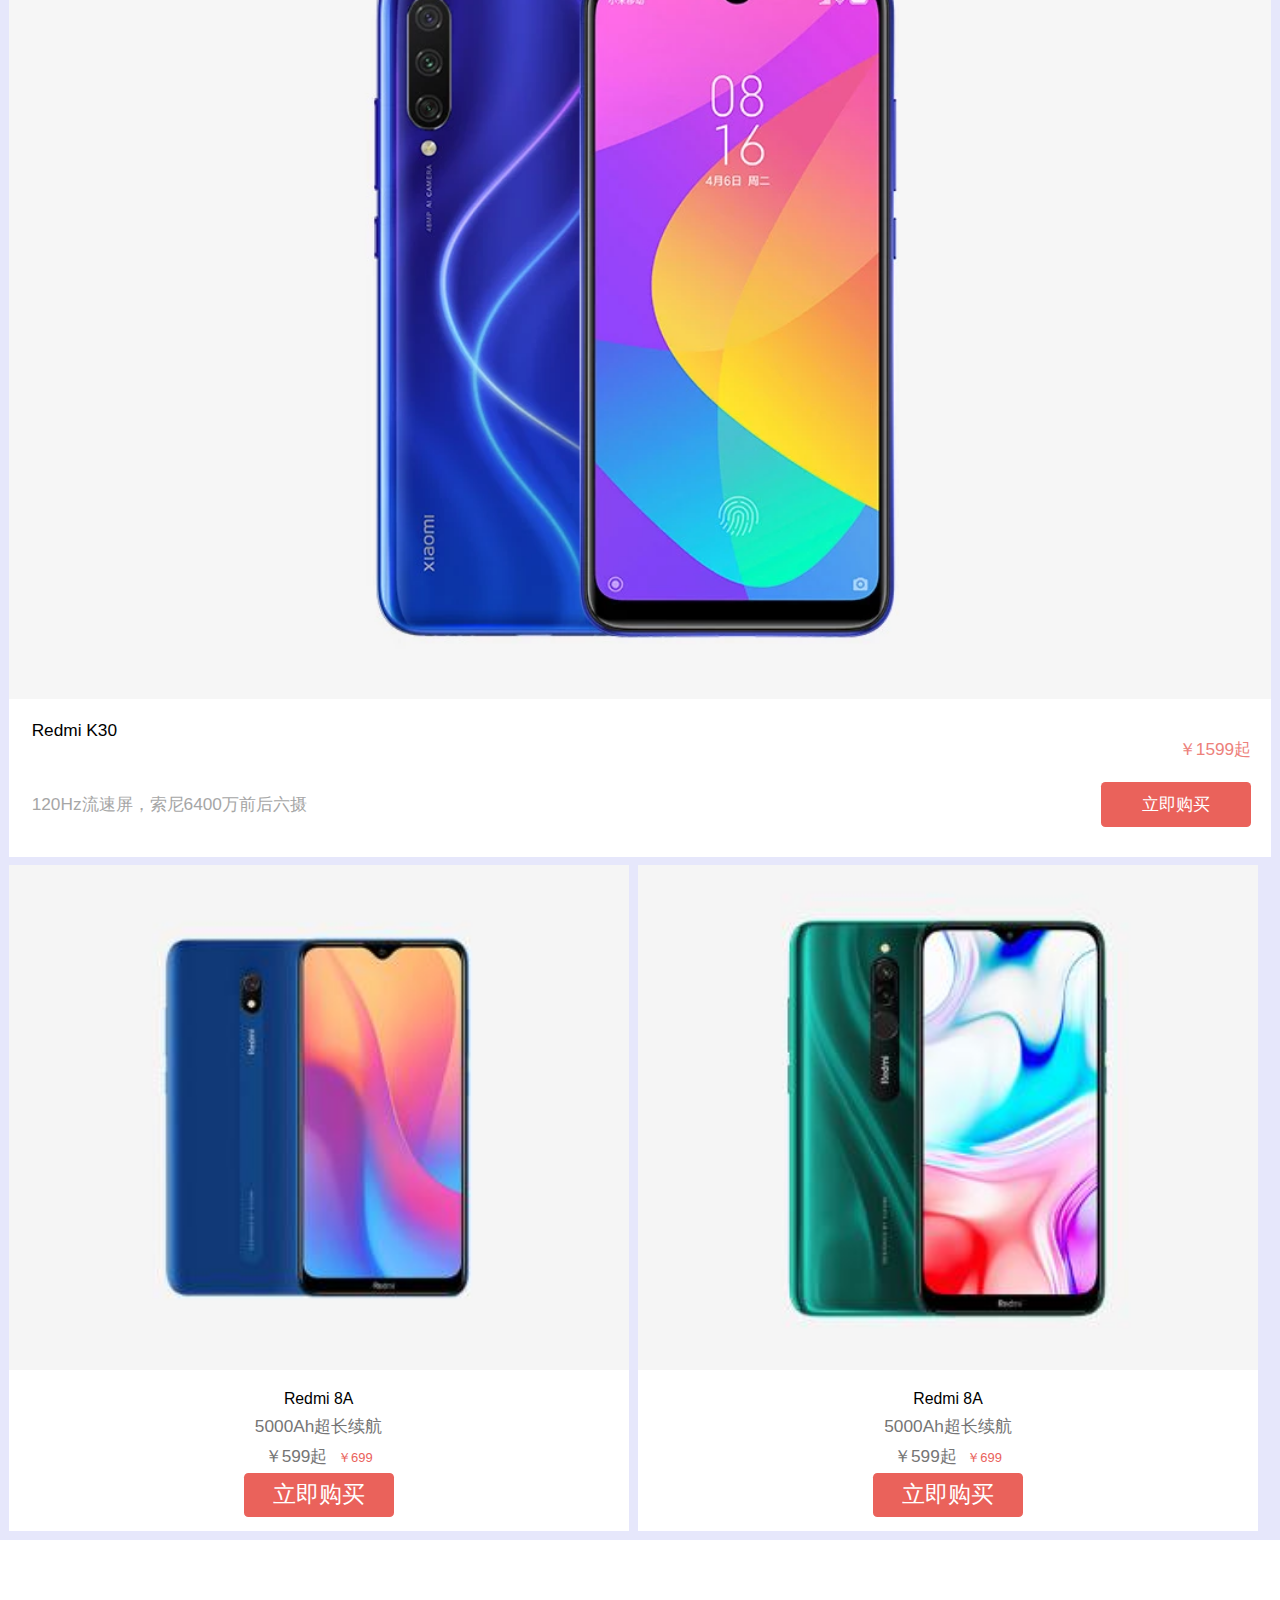
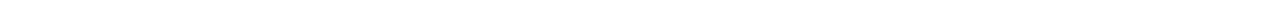
<file: phone.html>
<!DOCTYPE html>
<html lang="en">

<head>
    <meta charset="UTF-8">
    <meta name="viewport" content="width=device-width, initial-scale=1.0">
    <meta http-equiv="X-UA-Compatible" content="ie=edge">
    <title>Document</title>
    <script src="js/flexible_css.debug.js"></script>
    <script src="./js/flexible.debug.js"></script>
    <link rel="stylesheet" href="./lib/bootstrap-3.3.7-dist/css/bootstrap.min.css">
    <link rel="stylesheet" href="./lib/normalize.css">
    <link rel="stylesheet" href="./css/phone.css">
</head>

<body>
    <!-- 顶部搜索栏骨架 -->
    <div class="top-search">
        <img src="./img/index.img/mi_logo.png" alt="">
        <input type="text" placeholder="搜索商品名称">
        <a href="" class="top-search-set"></a>
    </div>
    <div class="top-nav">
        <div class="top-nav-left">
            <span>推荐</span>
            <span>手机</span>
            <span>智能</span>
            <span>电视</span>
            <span>笔记本</span>
            <span>家电</span>
        </div>
        <i class="top-nav-right">
            <img src="./img/index.img/向下.png" alt="">
        </i>
    </div>
    <!-- 轮播图骨架 -->
    <div class="banner">
        <img src="./upload/phone-upload/banner.jpg" alt="">
        <ul class="xyd">
            <li></li>
            <li></li>
            <li></li>
        </ul>
    </div>

    <!-- 主题骨架 -->
    <main>
        <!-- k30骨架 -->
        <div class="k30">
            <img src="./upload/phone-upload/k30.jpg" alt="">
        </div>
        <div class="k30-content">
            <div class="k30-content-top">
                <h3>Redmi K30</h3>
                <span>￥1599起</span>
            </div>
            <div class="k30-content-bottom">
                <span>120Hz流速屏，索尼6400万前后六摄</span>
                <a href="">立即购买</a>
            </div>
        </div>

        <!-- CC9骨架 -->
        <div class="cc9">
            <img src="./upload/phone-upload/cc9.jpg" alt="">
        </div>
        <div class="cc9-content">
            <div class="cc9-content-top">
                <h3>Redmi K30</h3>
                <span>￥1599起</span>
            </div>
            <div class="cc9-content-bottom">
                <span>120Hz流速屏，索尼6400万前后六摄</span>
                <a href="">立即购买</a>
            </div>
        </div>

        <!-- 手机列表 -->
        <ul class="phone-list">
            <li>
                <img src="./upload/phone-upload/phone-list_01.jpg" alt="">
                <div class="title">
                    <h3>Redmi 8A</h3>
                    <p>5000Ah超长续航</p>
                    <span>￥599起</span>
                    <del>￥699</del>
                    <a href="">立即购买</a>
                </div>
            </li>
            <li>
                <img src="./upload/phone-upload/phone-list_02.jpg" alt="">
                <div class="title">
                    <h3>Redmi 8A</h3>
                    <p>5000Ah超长续航</p>
                    <span>￥599起</span>
                    <del>￥699</del>
                    <a href="">立即购买</a>
                </div>
            </li>
            <li>
                <img src="./upload/phone-upload/phone-list_03.jpg" alt="">
                <div class="title">
                    <h3>Redmi 8A</h3>
                    <p>5000Ah超长续航</p>
                    <span>￥599起</span>
                    <del>￥699</del>
                    <a href="">立即购买</a>
                </div>
            </li>
            <li>
                <img src="./upload/phone-upload/phone-list_04.jpg" alt="">
                <div class="title">
                    <h3>Redmi 8A</h3>
                    <p>5000Ah超长续航</p>
                    <span>￥599起</span>
                    <del>￥699</del>
                    <a href="">立即购买</a>
                </div>
            </li>
            <li>
                <img src="./upload/phone-upload/phone-list_05.webp" alt="">
                <div class="title">
                    <h3>Redmi 8A</h3>
                    <p>5000Ah超长续航</p>
                    <span>￥599起</span>
                    <del>￥699</del>
                    <a href="">立即购买</a>
                </div>
            </li>
            <li>
                <img src="./upload/phone-upload/phone-list_06.webp" alt="">
                <div class="title">
                    <h3>Redmi 8A</h3>
                    <p>5000Ah超长续航</p>
                    <span>￥599起</span>
                    <del>￥699</del>
                    <a href="">立即购买</a>
                </div>
            </li>
            <li>
                <img src="./upload/phone-upload/phone-list_07.jpg" alt="">
                <div class="title">
                    <h3>Redmi 8A</h3>
                    <p>5000Ah超长续航</p>
                    <span>￥599起</span>
                    <del>￥699</del>
                    <a href="">立即购买</a>
                </div>
            </li>
            <li>
                <img src="./upload/phone-upload/phone-list_08.webp" alt="">
                <div class="title">
                    <h3>Redmi 8A</h3>
                    <p>5000Ah超长续航</p>
                    <span>￥599起</span>
                    <del>￥699</del>
                    <a href="">立即购买</a>
                </div>
            </li>
            <li>
                <img src="./upload/phone-upload/phone-list_09.jpg" alt="">
                <div class="title">
                    <h3>Redmi 8A</h3>
                    <p>5000Ah超长续航</p>
                    <span>￥599起</span>
                    <del>￥699</del>
                    <a href="">立即购买</a>
                </div>
            </li>
            <li>
                <img src="./upload/phone-upload/phone-list_10.webp" alt="">
                <div class="title">
                    <h3>Redmi 8A</h3>
                    <p>5000Ah超长续航</p>
                    <span>￥599起</span>
                    <del>￥699</del>
                    <a href="">立即购买</a>
                </div>
            </li>
        </ul>
        <div class="cc9e-4800">
            <h3>
                <img src="./upload/phone-upload/4800.webp" alt="">
            </h3>
            <div class="cc9e">
                <img src="./upload/phone-upload/cc9e-0.webp" alt="">
            </div>
            <div class="cc9e-content">
                <div class="cc9e-content-top">
                    <h3>Redmi K30</h3>
                    <span>￥1599起</span>
                </div>
                <div class="cc9e-content-bottom">
                    <span>120Hz流速屏，索尼6400万前后六摄</span>
                    <a href="">立即购买</a>
                </div>
            </div>
            <ul class="cc9e-list">
                <li>
                    <img src="./upload/phone-upload/phone-list_01.jpg" alt="">
                    <div class="title">
                        <h3>Redmi 8A</h3>
                        <p>5000Ah超长续航</p>
                        <span>￥599起</span>
                        <del>￥699</del>
                        <a href="">立即购买</a>
                    </div>
                </li>
                <li>
                    <img src="./upload/phone-upload/phone-list_02.jpg" alt="">
                    <div class="title">
                        <h3>Redmi 8A</h3>
                        <p>5000Ah超长续航</p>
                        <span>￥599起</span>
                        <del>￥699</del>
                        <a href="">立即购买</a>
                    </div>
                </li>
            </ul>
        </div>
        <!-- 底部导航栏 -->
        <ul class="bottom-nav">
            <li>
                <img src="./upload/index-upload/footer-01.png" alt="">
                <span>首页</span>
            </li>
            <li>
                <img src="./upload/index-upload/footer-02.png" alt="">
                <span>分类</span>
            </li>
            <li>
                <img src="./upload/index-upload/footer-03.png" alt="">
                <span>购物车</span>
            </li>
            <li>
                <img src="./upload/index-upload/footer-04.png" alt="">
                <span>我的</span>
            </li>
        </ul>
    </main>
</body>

</html>
</file>
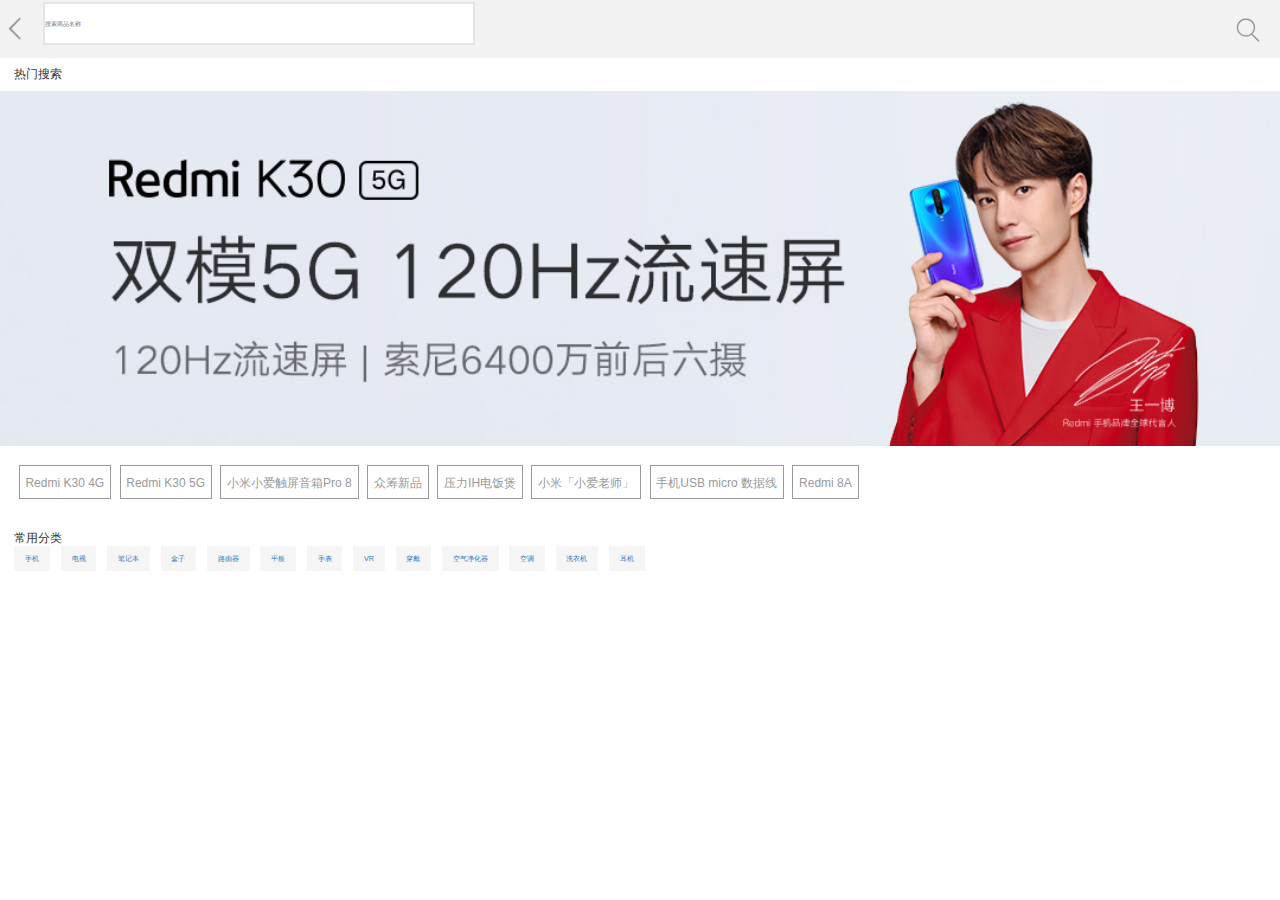
<file: search.html>
<!DOCTYPE html>
<html lang=zh_CN>

<head>
  <meta charset=utf-8>
  <title>小米商城-小米官方网站，小米手机、红米手机正品专卖</title>
  <meta http-equiv=X-UA-Compatible content="IE=edge">
  <meta name=viewport
    content="width=device-width,initial-scale=1,minimum-scale=1,maximum-scale=1,user-scalable=0,minimal-ui,viewport-fit=cover">
  <meta data-hid=description data-vue-meta=true name=description
    content="小米商城直营小米公司旗下所有产品，包括小米手机系列小米CC9、小米9、小米MIX 3，Redmi 红米系列Redmi K20 Pro、Redmi Note 8，小米电视、红米电视、笔记本、米家智能家居等，同时提供小米客户服务及售后支持。">
  <meta data-hid=keywords data-vue-meta=true name=keywords content="小米,小米9,小米cc9,Redmi K20,Redmi Note 8,小米MIX3,小米商城">
  <meta name=format-detection content="telephone=no">
  <script src="js/flexible_css.debug.js"></script>
  <script src="./js/flexible.debug.js"></script>
  <link rel="stylesheet" href="./lib/bootstrap-3.3.7-dist/css/bootstrap.min.css">
  <link rel="stylesheet" href="./lib/normalize.css">
  <link rel="stylesheet" href="./css/search.css">
</head>

<body>
  <div class="top">
    <div class="top-left"></div>
    <div class="top-con">
      <input type="text" placeholder="搜索商品名称">
    </div>
    <div class="top-right"></div>
  </div>
  <main>
    <div class="main-top"> 热门搜索 </div>
    <div class="main-img">
      <img src="./img/search.img/main.jpg " alt="">
    </div>
    <div class="main-box">
      <a>Redmi K30 4G</a><a>Redmi K30 5G</a><a>小米小爱触屏音箱Pro 8 </a><a>众筹新品</a><a>压力IH电饭煲</a><a>小米「小爱老师」</a><a>手机USB micro
        数据线 </a><a>Redmi 8A</a></div>
    </div>
    <div class="main-bottom">
      <div class="mouttom-title">常用分类</div>
      <div class="motttom-box">
        <a>手机</a><a>电视</a><a>笔记本</a><a>盒子</a><a>路由器</a><a>平板</a><a>手表</a><a>VR</a><a>穿戴</a><a>空气净化器</a><a>空调</a><a>洗衣机</a><a>耳机</a>
        <!-- <a>家电</a><a>冰箱</a><a>安防监控</a><a>插线板</a><a>酷玩</a><a>相机</a><a>健康</a><a>汽车用品</a><a>户外</a><a>出行</a><a>灯具</a><a>智能</a><a>旅行箱</a><a>包</a><a>电源电池</a><a>配件</a><a>婴童</a><a>日用百货</a><a>运动鞋</a><a>服装</a><a>眼镜</a><a>个护</a><a>办公用品</a><a>配饰</a><a>手机配件</a><a>手机贴膜</a><a>手机保护壳</a><a>电视配件</a><a>家电配件</a><a>穿戴配件</a><a>出行配件</a><a>平板配件</a><a>数据线</a><a>笔记本配件</a><a>音箱</a><a>米粉卡</a><a>服务</a> -->
        </di>
      </div>
    </div>
  </main>
</body>

</html>
</file>
<file: css/inddex.css>
* {
    box-sizing: border-box;
}

/* 顶部搜索栏样式 */
.top-search {
    position: relative;
    width: 100%;
    height: calc(84rem / 75);
    background-color: #f2f2f2;
}

.top-search img {
    position: absolute;
    width: calc(50rem / 75);
    height: calc(32rem / 75);
    left: calc(25rem / 75);
    top: calc(22rem / 75);
}

.top-search input {
    position: relative;
    /* position: absolute; */
    width: calc(574rem / 75);
    height: calc(68rem / 75);
    left: calc(100rem / 75);
    padding-left: calc(64rem / 75);
    top: calc(8rem / 75);
    border-radius: calc(6rem / 75);
    border: calc(2rem / 75) solid #e5e5e5;
}

.top-search ::-webkit-input-placeholder {
    color: #b2b2b2;
    font-size: calc(32rem / 75);
}

.top-search::before {
    width: calc(42rem / 75);
    height: calc(42rem / 75);
    content: "";
    position: absolute;
    left: calc(113rem / 75);
    top: calc(18rem / 75);
    /* background-color: pink; */
    background-image: url(../img/index.img/searc.png);
    background-size: calc(42rem / 75);
    z-index: 9999;
}

.top-search::after {
    width: calc(42rem / 75);
    height: calc(42rem / 75);
    content: "";
    position: absolute;
    right: calc(20rem / 75);
    top: calc(18rem / 75);
    /* background-color: pink; */
    background-image: url(../img/index.img/set.png);
    background-size: calc(42rem / 75);
    z-index: 9999;
}

/* 顶部导航栏样式 */
.top-nav {
    position: relative;
    width: 100%;
    height: calc(64rem / 75);
    background-color: #f2f2f2;
    padding-right: calc(70rem / 75);
}

.top-nav-left span {
    color: #747474;
    font-size: calc(28rem / 75);
    margin: 0 calc(23rem / 75);
    line-height: calc(64rem / 75);
}

.top-nav-left span:nth-child(1) {
    display: inline-block;
    height: calc(64rem / 75);
    border-bottom: calc(4rem / 75) solid #ed640e;
    color: #ed640e;
}

.top-nav-right img {
    position: absolute;
    top: calc(10rem / 75);
    right: calc(17rem / 75);
    width: calc(50rem / 75);
    height: calc(50rem / 75);
}

/* 轮播图样式 */
.banner {
    position: relative;
    width: 100%;
}

.banner img {
    width: 100%;
}

.xyd {
    position: absolute;
    left: calc(318rem / 75);
    bottom: calc(26rem / 75);
    overflow: hidden;
}

.xyd li {
    float: left;
    width: calc(16rem / 75);
    height: calc(16rem / 75);
    border-radius: 50%;
    background-color: rgba(0, 0, 0, 0.2);
    margin-right: calc(20rem / 75);
}

.xyd li:nth-child(1) {
    background-color: #fff;
}

/* 小米秒杀 */
.seckill {
    width: 100%;
    height: calc(316rem / 75);
    /* background-color: pink; */
    overflow: hidden;
}

.seckill img {
    float: left;
    width: 20%;
    height: 50%;
}

/* 广告样式 */
.adv-new {
    width: 100%;
    padding: calc(20rem/75) 0;
    /* height: calc(270rem / 75); */
    background-color: #f5f5f5;
}

.adv-new img {
    width: 100%;
    /* height: calc(270rem / 75); */
}

/* MIX样式 */
.mix {
    /* display: flex; */
    width: 100%;
    overflow: hidden;
}

.mix-left {
    /* flex: 1; */
    float: left;
    width: 49.5%;
    margin-right: calc(6rem / 75);
}

.mix-left img {
    width: 100%;
}

.mix-right {
    float: right;
    width: 49.5%;
}

.mix-right img {
    width: 100%;
    margin-bottom: calc(4rem / 75);
}

/* 广告 */
.adv-r8a {
    width: 100%;
    /* padding: calc(20rem/75) 0; */
    background-color: #f5f5f5;
    margin: calc(16rem / 75) 0;
}

.adv-r8a img {
    width: 100%;
}

/* 广告 */
.adv-r8 {
    width: 100%;
    /* padding: calc(20rem/75) 0; */
    background-color: #f5f5f5;
    /* margin: calc(16rem / 75) 0; */
}

.adv-r8 img {
    width: 100%;
}

/* 红米Nate8Pro样式 */
.rn8p-list {
    margin-top: calc(6rem / 75);
    width: 100%;
    /* height: calc(1132rem / 75); */
    background-color: #fff;
    overflow: hidden;
}

.rn8p-list li {
    float: left;
    padding: 0 calc(6rem / 75);
    width: 49.95%;
    text-align: center;
}


.rn8p-list li:nth-child(3) {
    margin: calc(28rem / 75) 0;
}

.rn8p-list li:nth-child(4) {
    margin: calc(28rem / 75) 0;
}

.rn8p-list li img {
    width: 100%;
}

.rn8p-list li h2 {
    margin-top: calc(25rem / 75);
}

.rn8p-list li p {
    color: #757575;
    font-size: calc(24rem / 75);
    margin-top: calc(16rem / 75);
}

.rn8p-list li span {
    display: inline-block;
    color: red;
    font-size: calc(24rem / 75);
    margin-top: calc(14rem / 75);
}

.rn8p-list li del {
    display: inline-block;
    margin-top: calc(14rem / 75);
    font-size: calc(18rem / 75);
    color: #757575;
    text-decoration: line-through;
}

.rn8p-list li a {
    display: block;
    width: calc(208rem / 75);
    height: calc(62rem / 75);
    line-height: calc(62rem / 75);
    margin: 0 auto;
    margin-top: calc(6rem / 75);
    font-size: calc(24rem / 75);
    color: #fff;
    background-color: #ea625b;
    border-radius: calc(6rem / 75);
}

.rn8p-more {
    /* margin: 0 auto; */
    text-align: center;
    font-size: calc(28rem / 75);
    color: #666;
    padding: calc(35rem / 75) 0;
    border-top: calc(2rem /75) solid #cecece;

}

/* 粉丝专属福利广告 */
.adv-fl {
    width: 100%;
    padding: calc(20rem/75) 0;
    background-color: #f5f5f5;
    /* margin: calc(16rem / 75) 0; */
}

.adv-fl img {
    width: 100%;
}

.adv-tv {
    width: 100%;
    padding-bottom: calc(20rem/75);
    background-color: #f5f5f5;
    /* margin: calc(16rem / 75) 0; */
}

.adv-tv img {
    width: 100%;
}

/* 小米电视列表 */
.tv-list {
    margin-top: calc(6rem / 75);
    width: 100%;
    /* height: calc(1132rem / 75); */
    background-color: #fff;
    overflow: hidden;
}

.tv-list li {
    float: left;
    padding: 0 calc(6rem / 75);
    width: 49.95%;
    text-align: center;
}


.tv-list li:nth-child(3) {
    margin: calc(28rem / 75) 0;
}

.tv-list li:nth-child(4) {
    margin: calc(28rem / 75) 0;
}

.tv-list li img {
    width: 100%;
}

.tv-list li h2 {
    margin-top: calc(25rem / 75);
}

.tv-list li p {
    color: #757575;
    font-size: calc(24rem / 75);
    margin-top: calc(16rem / 75);
}

.tv-list li span {
    display: inline-block;
    color: red;
    font-size: calc(24rem / 75);
    margin-top: calc(14rem / 75);
}

.tv-list li del {
    display: inline-block;
    margin-top: calc(14rem / 75);
    font-size: calc(18rem / 75);
    color: #757575;
    text-decoration: line-through;
}

.tv-list li a {
    display: block;
    width: calc(208rem / 75);
    height: calc(62rem / 75);
    line-height: calc(62rem / 75);
    margin: 0 auto;
    margin-top: calc(6rem / 75);
    font-size: calc(24rem / 75);
    color: #fff;
    background-color: #ea625b;
    border-radius: calc(6rem / 75);
}

.tv-more {
    margin: calc(35rem / 75) auto;
    border-top: calc(2rem /75) solid #cecece;
    text-align: center;
    font-size: calc(28rem / 75);
    color: #666;
    padding-top: calc(35rem / 75);
}

/* 十二星座广告 */
.adv-xz {
    width: 100%;
    padding: calc(20rem/75) 0;
    background-color: #f5f5f5;
    /* margin: calc(16rem / 75) 0; */
}

.adv-xz img {
    width: 100%;
}

/* 笔记本广告 */
.adv-bjb {
    width: 100%;
    padding-bottom: calc(20rem / 75);
    background-color: #f5f5f5;
    /* margin: calc(16rem / 75) 0; */
}

.adv-bjb img {
    width: 100%;
}


/* 小米笔记本列表 */
.bjb-list {
    margin-top: calc(6rem / 75);
    width: 100%;
    /* height: calc(1132rem / 75); */
    background-color: #fff;
    overflow: hidden;
}

.bjb-list li {
    float: left;
    padding: 0 calc(6rem / 75);
    width: 49.95%;
    text-align: center;
}


.bjb-list li:nth-child(3) {
    margin: calc(28rem / 75) 0;
}

.bjb-list li:nth-child(4) {
    margin: calc(28rem / 75) 0;
}

.bjb-list li img {
    width: 100%;
}

.bjb-list li h2 {
    margin-top: calc(25rem / 75);
}

.bjb-list li p {
    color: #757575;
    font-size: calc(24rem / 75);
    margin-top: calc(16rem / 75);
}

.bjb-list li span {
    display: inline-block;
    color: red;
    font-size: calc(24rem / 75);
    margin-top: calc(14rem / 75);
}

.bjb-list li del {
    display: inline-block;
    margin-top: calc(14rem / 75);
    font-size: calc(18rem / 75);
    color: #757575;
    text-decoration: line-through;
}

.bjb-list li a {
    display: block;
    width: calc(208rem / 75);
    height: calc(62rem / 75);
    line-height: calc(62rem / 75);
    margin: 0 auto;
    margin-top: calc(6rem / 75);
    font-size: calc(24rem / 75);
    color: #fff;
    background-color: #ea625b;
    border-radius: calc(6rem / 75);
}

.bjb-more {
    margin: calc(35rem / 75) auto;
    border-top: calc(2rem /75) solid #cecece;
    text-align: center;
    font-size: calc(28rem / 75);
    color: #666;
    padding-top: calc(35rem / 75);
}

/* 空调广告 */
.adv-kt {
    width: 100%;
    padding: calc(20rem/75) 0;
    background-color: #f5f5f5;
    /* margin: calc(16rem / 75) 0; */
}

.adv-kt img {
    width: 100%;
}

/* 家电广告 */
.adv-jd {
    width: 100%;
    padding-bottom: calc(20rem / 75);
    background-color: #f5f5f5;
    /* margin: calc(16rem / 75) 0; */
}

.adv-jd img {
    width: 100%;
}


/* 小米笔记本列表 */
.jd-list {
    margin-top: calc(6rem / 75);
    width: 100%;
    /* height: calc(1132rem / 75); */
    background-color: #fff;
    overflow: hidden;
}

.jd-list li {
    float: left;
    padding: 0 calc(6rem / 75);
    width: 49.95%;
    text-align: center;
}


.jd-list li:nth-child(3) {
    margin: calc(28rem / 75) 0;
}

.jd-list li:nth-child(4) {
    margin: calc(28rem / 75) 0;
}

.jd-list li img {
    width: 100%;
}

.jd-list li h2 {
    margin-top: calc(25rem / 75);
}

.jd-list li p {
    color: #757575;
    font-size: calc(24rem / 75);
    margin-top: calc(16rem / 75);
}

.jd-list li span {
    display: inline-block;
    color: red;
    font-size: calc(24rem / 75);
    margin-top: calc(14rem / 75);
}

.jd-list li del {
    display: inline-block;
    margin-top: calc(14rem / 75);
    font-size: calc(18rem / 75);
    color: #757575;
    text-decoration: line-through;
}

.jd-list li a {
    display: block;
    width: calc(208rem / 75);
    height: calc(62rem / 75);
    line-height: calc(62rem / 75);
    margin: 0 auto;
    margin-top: calc(6rem / 75);
    font-size: calc(24rem / 75);
    color: #fff;
    background-color: #ea625b;
    border-radius: calc(6rem / 75);
}

.jd-more {
    margin: calc(35rem / 75) auto;
    border-top: calc(2rem /75) solid #cecece;
    text-align: center;
    font-size: calc(28rem / 75);
    color: #666;
    padding-top: calc(35rem / 75);
}




/* 智能广告 */
.adv-zn {
    width: 100%;
    padding: calc(20rem/75) 0;
    background-color: #f5f5f5;
    /* margin: calc(16rem / 75) 0; */
}

.adv-zn img {
    width: 100%;
}

/* 小米智能广告 */
.adv-mjzn {
    width: 100%;
    padding-bottom: calc(20rem / 75);
    background-color: #f5f5f5;
    /* margin: calc(16rem / 75) 0; */
}

.adv-mjzn img {
    width: 100%;
}


/* 小米笔记本列表 */
.mjzn-list {
    margin-top: calc(6rem / 75);
    width: 100%;
    /* height: calc(1132rem / 75); */
    background-color: #fff;
    overflow: hidden;
}

.mjzn-list li {
    float: left;
    padding: 0 calc(6rem / 75);
    width: 49.95%;
    text-align: center;
}

.mjzn-list li:nth-child(3) {
    margin: calc(28rem / 75) 0;
}

.mjzn-list li:nth-child(4) {
    margin: calc(28rem / 75) 0;
}

.mjzn-list li img {
    width: 100%;
}

.mjzn-list li h2 {
    margin-top: calc(25rem / 75);
}

.mjzn-listli p {
    color: #757575;
    font-size: calc(24rem / 75);
    margin-top: calc(16rem / 75);
}

.mjzn-list li span {
    display: inline-block;
    color: red;
    font-size: calc(24rem / 75);
    margin-top: calc(14rem / 75);
}

.mjzn-list li del {
    display: inline-block;
    margin-top: calc(14rem / 75);
    font-size: calc(18rem / 75);
    color: #757575;
    text-decoration: line-through;
}

.mjzn-list li a {
    display: block;
    width: calc(208rem / 75);
    height: calc(62rem / 75);
    line-height: calc(62rem / 75);
    margin: 0 auto;
    margin-top: calc(6rem / 75);
    font-size: calc(24rem / 75);
    color: #fff;
    background-color: #ea625b;
    border-radius: calc(6rem / 75);
}

.mjzn-more {
    margin: calc(35rem / 75) auto;
    border-top: calc(2rem /75) solid #cecece;
    text-align: center;
    font-size: calc(28rem / 75);
    color: #666;
    padding-top: calc(35rem / 75);
}

/* 末尾列表样式 */
.more-list {
    width: 100%;
    overflow: hidden;
}

.more-list li {
    float: left;
    width: 49.5%;
    padding: 0 calc(6rem / 75);
    padding-bottom: calc(6rem / 75);
}

.more-list li img {
    width: 100%;
}

/* 以旧换新广告样式 */
.adv-yjhx {
    width: 100%;
    /* padding-bottom: calc(20rem / 75); */
    background-color: #f5f5f5;
    /* margin: calc(16rem / 75) 0; */
}

.adv-yjhx img {
    width: 100%;
}

/* 了解小米样式 */
.ljxm {
    width: 100%;
    /* padding-bottom: calc(10rem / 75); */
    background-color: #f5f5f5;
    /* margin: calc(16rem / 75) 0; */
    margin-bottom: calc(110rem / 75);
}

.ljxm img {
    width: 100%;
}

/* 底部导航样式 */
.bottom-nav {
    position: fixed;
    bottom: 0;
    left: 0;
    width: calc(750rem / 75);
    /* height: calc(104rem / 75); */
    padding: calc(13rem / 75) 0;
    background-color: #fff;
    overflow: hidden;
}

.bottom-nav li {
    float: left;
    width: 25%;
    text-align: center;
}

.bottom-nav li img {
    width: calc(40rem / 75);
    margin: 0 calc(66rem / 75);
    margin-bottom: calc(12rem / 75);
}

.bottom-nav li span {
    display: block;
    margin: 0 auto;
    font-size: calc(24rem / 75);
    color: #999;
}

.bottom-nav li:nth-child(1) span {
    color: #f56c02;
}
</file>
<file: css/log.css>
* {
    box-sizing: border-box;
}

body {
    padding: 0 calc(40rem / 75);
}

/* 头部盒子样式 */
header {
    width: 100%;
    text-align: center;
    margin-bottom: calc(60rem / 75);
}

header img {
    width: calc(96rem / 75);
    margin-top: calc(60rem / 75);
}

header p {
    font-size: calc(32rem / 75);
    color: black;
    margin-top: calc(38rem / 75);
}

/* 手机 */
.phone {
    width: 100%;
    /* margin: 0 calc(40rem / 75); */
    overflow: hidden;
    padding-bottom: calc(38rem / 75);
    padding-left: calc(18rem / 75);
    border-bottom: calc(2rem / 75) solid #dbdbdb;
}

.phone-left {
    float: left;
    font-size: calc(32rem / 75);
    color: #9b9b9b;
    margin-right: calc(32rem / 75);
}

.phone-right {
    float: left;
    font-size: calc(32rem / 75);
    color: #9b9b9b;
    /* margin-right: calc(32rem / 75); */
}

/* 验证码样式 */
.security {
    width: 100%;
    overflow: hidden;
    /* padding: 0 calc(38rem / 75); */
    padding-right: calc(38rem / 75);
    border-bottom: calc(2rem / 75) solid #dbdbdb;
}

.security-left {
    float: left;
    height: calc(110rem / 75);
    line-height: calc(110rem / 75);
    font-size: calc(32rem / 75);
    color: #9b9b9b;
}

.security-right {
    float: right;
    height: calc(110rem / 75);
    line-height: calc(110rem / 75);
    font-size: calc(24rem / 75);
    color: #2ea5e5;
}

/* 登录样式 */
.log {
    width: 100%;
    margin-top: calc(48rem / 75);
}

.log a {
    display: block;
    font-size: calc(32rem / 75);
    text-align: center;
    height: calc(88rem / 75);
    line-height: calc(88rem / 75);
    background-color: #ff6700;
    color: #fff;
    border-radius: calc(6rem / 75);
}

.log a:nth-child(2) {
    line-height: calc(88rem / 75);
    color: black;
    background-color: #fff;
    border: calc(2rem / 75) solid #d3d3d3;
    margin-top: calc(48rem / 75);
}

.log a:nth-child(3) {
    line-height: calc(88rem / 75);
    color: #9b9b9b;
    background-color: #fff;
    /* border: calc(2rem / 75) solid #d3d3d3; */
    /* margin-top: calc(48rem / 75); */
}

/* 登录样式 */
.log-style {
    width: 100%;
    text-align: center;
}

.log-style span {
    position: relative;
    display: block;
    margin-top: calc(66rem / 75);
    font-size: calc(24rem / 75);
    color: #b0b0b0;
}

.log-style span::after {
    position: absolute;
    width: calc();
    left: calc(0rem / 75);
    top: calc(0rem / 75);
    content: "";
    border: calc(2rem / 75) solid #f2f2f2;
}

.log-style span::before {
    position: absolute;
    right: calc(0rem / 75);
    top: calc(0rem / 75);
    content: "";
    border: calc(2rem / 75) solid #f2f2f2;
}

.log-style ul {
    margin-top: calc(90rem / 75);
    text-align: center;
    overflow: hidden;
}

.log-style ul li {
    float: left;
    width: calc(60rem / 75);
    height: calc(60rem / 75);
}

.log-style ul li:nth-child(1) {
    margin-left: calc(206rem / 75);
    margin-right: calc(40rem / 75);
    border-radius: 50%;
    background-repeat: no-repeat;
    background-color: #ed9090;
    background-image: url(../img/log.img/icons_type.png);
    background-position: calc(-55rem / 75) calc(0rem / 75);
    background-size: calc(329rem / 75);
}

.log-style ul li:nth-child(2) {
    margin-right: calc(40rem / 75);
    border-radius: 50%;
    background-repeat: no-repeat;
    background-color: #6bb6ea;
    background-image: url(../img/log.img/icons_type.png);
    background-position: calc(-122rem / 75) calc(6rem / 75);
    background-size: calc(237rem / 75);
}

.log-style ul li:nth-child(3) {
    margin-right: calc(40rem / 75);
    border-radius: 50%;
    background-repeat: no-repeat;
    background-color: #00be00;
    background-image: url(../img/log.img/icons_type.png);
    background-position: calc(-183rem / 75) calc(6rem / 75);
    background-size: calc(239rem / 75);
}

footer {
    margin-top: calc(130rem / 75);
    width: 100%;
    overflow: hidden;
}

footer span {
    float: left;
    color: #9b9b9b;
    font-size: calc(26rem / 75);
}

footer i {
    float: left;
    color: #9b9b9b;
    margin: 0 calc(26rem / 75);
}
</file>
<file: css/mine.css>
html,
body {
    background-color: #f5f5f5;
    /* margin-bottom: calc(20rem / 75); */
}

/* 头部样式 */
header {
    width: 100%;
    height: calc(166rem / 75);
    background-color: #ee7b10;
    line-height: calc(166rem / 75);
    padding-left: calc(34rem / 75);
    margin-right: calc(16rem / 75);
}

header>img {
    width: calc(100rem / 75);
}

header>span {
    font-size: calc(12.5rem / 75);
    color: #fff;
}

/* 订单样式 */
.order {
    width: 100%;
}

.order-title {
    height: calc(84rem / 75);
    overflow: hidden;
    padding: 0 calc(32rem / 75);
    border-bottom: calc(2rem / 75) solid #d9d9d9;
    background-color: #fff;
}

.order-title a {
    color: #000;
    font-size: calc(30rem / 75);
    line-height: calc(84rem / 75);
}

.order-title a:nth-child(1) {
    float: left;
}

.order-title a:nth-child(2) {
    float: right;
}

.order-list {
    width: 100%;
    height: calc(176rem / 75);
    padding: calc(48rem / 75) calc(84rem / 75) calc(42rem / 75);
    overflow: hidden;
    background-color: #fff;
}

.order-list li {
    float: left;
    width: 33.33%;
    text-align: center;
}

.order-list li img {
    width: calc(44rem / 75);
    /* height: calc(36rem / 75); */
    margin-bottom: calc(24rem / 75);
}

.order-list li p {
    font-size: calc(24rem / 75);
    margin-bottom: calc(20rem / 75);
}

/* 会员中心样式 */
.vip {
    margin-top: calc(20rem / 75);
    width: 100%;
    height: calc(224rem / 75);
    background-color: #fff;
}

.vip-top,
.vip-bottom {
    position: relative;
    padding-left: calc(116rem / 75);
    width: 100%;
    height: 50%;
}

.vip-top a,
.vip-bottom a {
    display: inline-block;
    width: calc(634rem / 75);
    height: calc(112rem / 75);
    line-height: calc(112rem / 75);
    font-size: calc(30rem / 75);
    color: #000;
    text-align: left;
}

.vip-top:first-child a,
.vip-bottom:first-child a {
    border-bottom: calc(2rem / 75) solid #d9d9d9;
}

.vip-top img,
.vip-bottom img {
    position: absolute;
    top: calc(32rem / 75);
    left: calc(35rem / 75);
    width: calc(50rem / 75);
    line-height: calc(112rem / 75);
}

/* 服务中心样式 */
.serve {
    margin-top: calc(20rem / 75);
    width: 100%;
    height: calc(224rem / 75);
    background-color: #fff;
}

.serve-top,
.serve-bottom {
    position: relative;
    padding-left: calc(116rem / 75);
    width: 100%;
    height: 50%;
}

.serve-top a,
.serve-bottom a {
    display: inline-block;
    width: calc(634rem / 75);
    height: calc(112rem / 75);
    line-height: calc(112rem / 75);
    font-size: calc(30rem / 75);
    color: #000;
    text-align: left;
}

.serve-top:first-child a,
.serve-bottom:first-child a {
    border-bottom: calc(2rem / 75) solid #d9d9d9;
}

.serve-top img,
.serve-bottom img {
    position: absolute;
    top: calc(32rem / 75);
    left: calc(35rem / 75);
    width: calc(50rem / 75);
    line-height: calc(112rem / 75);
}

/* 我的F码样式 */
.mine {
    margin-top: calc(20rem / 75);
    width: 100%;
    height: calc(224rem / 75);
    background-color: #fff;
}

.mine-top,
.mine-bottom {
    position: relative;
    padding-left: calc(116rem / 75);
    width: 100%;
    height: 50%;
}

.mine-top a,
.mine-bottom a {
    display: inline-block;
    width: calc(634rem / 75);
    height: calc(112rem / 75);
    line-height: calc(112rem / 75);
    font-size: calc(30rem / 75);
    color: #000;
    text-align: left;
}

.mine-top:first-child a,
.mine-bottom:first-child a {
    border-bottom: calc(2rem / 75) solid #d9d9d9;
}

.mine-top img,
.mine-bottom img {
    position: absolute;
    top: calc(32rem / 75);
    left: calc(35rem / 75);
    width: calc(50rem / 75);
    line-height: calc(112rem / 75);
}

/* 设置样式 */
.set {
    position: relative;
    margin-top: calc(20rem / 75);
    margin-bottom: calc(100rem / 75);
    width: 100%;
    height: calc(112rem / 75);
    background-color: #fff;
    padding-left: calc(116rem / 75);

}


.set a {
    display: inline-block;
    width: calc(634rem / 75);
    height: calc(112rem / 75);
    line-height: calc(112rem / 75);
    font-size: calc(30rem / 75);
    color: #000;
    text-align: left;
}

.set img {
    position: absolute;
    top: calc(32rem / 75);
    left: calc(35rem / 75);
    width: calc(50rem / 75);
    line-height: calc(112rem / 75);
}

/* 底部导航样式 */
.bottom-nav {
    position: fixed;
    bottom: 0;
    left: 0;
    width: calc(750rem / 75);
    /* height: calc(104rem / 75); */
    padding: calc(13rem / 75) 0;
    background-color: #fff;
    overflow: hidden;
}

.bottom-nav li {
    float: left;
    width: 25%;
    text-align: center;
}

.bottom-nav li img {
    width: calc(40rem / 75);
    margin: 0 calc(66rem / 75);
    margin-bottom: calc(12rem / 75);
}

.bottom-nav li span {
    display: block;
    margin: 0 auto;
    font-size: calc(24rem / 75);
    color: #999;
}

.bottom-nav li:nth-child(1) span {
    color: #f56c02;
}
</file>
<file: css/phone.css>
* {
    box-sizing: border-box;
}

body {
    background-color: #e6e7fb;
}

/* 顶部搜索栏样式 */
.top-search {
    position: relative;
    width: 100%;
    height: calc(84rem / 75);
    background-color: #f2f2f2;
}

.top-search img {
    position: absolute;
    width: calc(50rem / 75);
    height: calc(32rem / 75);
    left: calc(25rem / 75);
    top: calc(22rem / 75);
}

.top-search input {
    position: relative;
    /* position: absolute; */
    width: calc(574rem / 75);
    height: calc(68rem / 75);
    left: calc(100rem / 75);
    padding-left: calc(64rem / 75);
    top: calc(8rem / 75);
    border-radius: calc(6rem / 75);
    border: calc(2rem / 75) solid #e5e5e5;
}

.top-search ::-webkit-input-placeholder {
    color: #b2b2b2;
    font-size: calc(32rem / 75);
}

.top-search::before {
    width: calc(42rem / 75);
    height: calc(42rem / 75);
    content: "";
    position: absolute;
    left: calc(113rem / 75);
    top: calc(18rem / 75);
    /* background-color: pink; */
    background-image: url(../img/index.img/searc.png);
    background-size: calc(42rem / 75);
    z-index: 9999;
}

.top-search::after {
    width: calc(42rem / 75);
    height: calc(42rem / 75);
    content: "";
    position: absolute;
    right: calc(20rem / 75);
    top: calc(18rem / 75);
    /* background-color: pink; */
    background-image: url(../img/index.img/set.png);
    background-size: calc(42rem / 75);
    z-index: 9999;
}

/* 顶部导航栏样式 */
.top-nav {
    position: relative;
    width: 100%;
    height: calc(64rem / 75);
    background-color: #f2f2f2;
    padding-right: calc(70rem / 75);
}

.top-nav-left span {
    color: #747474;
    font-size: calc(28rem / 75);
    margin: 0 calc(23rem / 75);
    line-height: calc(64rem / 75);
}

.top-nav-left span:nth-child(2) {
    display: inline-block;
    height: calc(64rem / 75);
    border-bottom: calc(4rem / 75) solid #ed640e;
    color: #ed640e;
}

.top-nav-right img {
    position: absolute;
    top: calc(10rem / 75);
    right: calc(17rem / 75);
    width: calc(50rem / 75);
    height: calc(50rem / 75);
}

/* 轮播图样式 */
.banner {
    position: relative;
    width: 100%;
}

.banner img {
    width: 100%;
}

.xyd {
    position: absolute;
    left: calc(318rem / 75);
    bottom: calc(26rem / 75);
    overflow: hidden;
}

.xyd li {
    float: left;
    width: calc(16rem / 75);
    height: calc(16rem / 75);
    border-radius: 50%;
    background-color: rgba(0, 0, 0, 0.2);
    margin-right: calc(20rem / 75);
}

.xyd li:nth-child(1) {
    background-color: #fff;
}

/* 主题样式 */
main {
    width: 100%;
    padding: 0 calc(12rem / 75);
    /* background-color: #e6e7fb;  q */
}

/* k30样式 */
.k30 {
    margin-top: calc(12rem / 75);
    width: 100%;

}

.k30 img {
    width: 100%;
}

.k30-content {
    width: 100%;
    background-color: #fff;
    padding-bottom: calc(5rem /75);
}

.k30-content-top {
    width: 100%;
    background-color: #fff;
    padding-top: calc(30rem / 75);
    margin-bottom: calc(32rem / 75);
    padding-left: calc(32rem / 75);
    padding-right: calc(28rem / 75);
    overflow: hidden;
}

.k30-content-top h3 {
    float: left;
    font-size: calc(24rem / 75);
    color: #000;
}

.k30-content-top span {
    float: right;
    font-size: calc(24rem / 75);
    color: #ed817b;
}

.k30-content-bottom {
    width: 100%;
    background-color: #fff;
    /* margin-top: calc(32rem / 75); */
    margin-bottom: calc(36rem / 75);
    padding-left: calc(32rem / 75);
    padding-right: calc(28rem / 75);
    height: calc(62rem / 75);
    overflow: hidden;
}

.k30-content-bottom span {
    float: left;
    font-size: calc(24rem / 75);
    color: #a6a6a6;
    line-height: calc(62rem / 75);
}

.k30-content-bottom a {
    float: right;
    width: calc(208rem / 75);
    font-size: calc(24rem / 75);
    color: #fff;
    background-color: #ea625b;
    text-align: center;
    line-height: calc(62rem / 75);
    border-radius: calc(6rem / 75);
}

/* CC9样式 */

.cc9 {
    margin-top: calc(12rem / 75);
    width: 100%;

}

.cc9 img {
    width: 100%;
}

.cc9-content {
    width: 100%;
    background-color: #fff;
    padding-bottom: calc(5rem /75);
}

.cc9-content-top {
    width: 100%;
    background-color: #fff;
    padding-top: calc(30rem / 75);
    margin-bottom: calc(32rem / 75);
    padding-left: calc(32rem / 75);
    padding-right: calc(28rem / 75);
    overflow: hidden;
}

.cc9-content-top h3 {
    float: left;
    font-size: calc(24rem / 75);
    color: #000;
}

.cc9-content-top span {
    float: right;
    font-size: calc(24rem / 75);
    color: #ed817b;
}

.cc9-content-bottom {
    width: 100%;
    background-color: #fff;
    /* margin-top: calc(32rem / 75); */
    margin-bottom: calc(36rem / 75);
    padding-left: calc(32rem / 75);
    padding-right: calc(28rem / 75);
    height: calc(62rem / 75);
    overflow: hidden;
}

.cc9-content-bottom span {
    float: left;
    font-size: calc(24rem / 75);
    color: #a6a6a6;
    line-height: calc(62rem / 75);
}

.cc9-content-bottom a {
    float: right;
    width: calc(208rem / 75);
    font-size: calc(24rem / 75);
    color: #fff;
    background-color: #ea625b;
    text-align: center;
    line-height: calc(62rem / 75);
    border-radius: calc(6rem / 75);
}

.phone-list {
    width: 100%;
    overflow: hidden;
}

.phone-list li {
    float: left;
    width: 49.1%;
    margin-bottom: calc(12rem / 75);
}

.phone-list li:nth-child(2n-1) {
    margin-right: calc(13rem / 75);
}

.phone-list li img {
    width: 100%;
}

.title {
    padding-top: calc(28rem / 75);
    width: 100%;
    text-align: center;
    background-color: #fff;
    padding-bottom: calc(20rem /75);
}

.title h3 {
    font-size: calc(22rem / 75);
    color: #000;
}

.title p {
    margin-top: calc(14rem / 75);
    font-size: calc(24rem / 75);
    color: #757575;
}

.title span {
    display: inline-block;
    margin-right: calc(10rem / 75);
    margin-top: calc(14rem / 75);
    font-size: calc(24rem / 75);
    color: #757575;
}

.title del {
    display: inline-block;
    margin-top: calc(14rem / 75);
    font-size: calc(18rem / 75);
    color: #ea625b;
}

.title a {
    display: block;
    margin: 0 auto;
    width: calc(208rem / 75);
    height: calc(60rem / 75);
    line-height: calc(60rem / 75);
    margin-top: calc(9rem / 75);
    font-size: calc(32rem / 75);
    background-color: #ea625b;
    color: #fff;
    border-radius: calc(6rem / 75);
    /* margin-bottom: calc(20rem /75); */
}

/* cc9e-4800样式 */

.cc9e-4800 {
    width: 100%;
    margin-bottom: calc(110rem / 75);

}

h3 {
    width: 100%;
}

h3 img {
    width: 100%;
}

.cc9e {
    margin-top: calc(12rem / 75);
    width: 100%;

}

.cc9e img {
    width: 100%;
}

.cc9e-content {
    width: 100%;
    background-color: #fff;
    padding-bottom: calc(5rem /75);
}

.cc9e-content-top {
    width: 100%;
    background-color: #fff;
    padding-top: calc(30rem / 75);
    margin-bottom: calc(32rem / 75);
    padding-left: calc(32rem / 75);
    padding-right: calc(28rem / 75);
    overflow: hidden;
}

.cc9e-content-top h3 {
    float: left;
    font-size: calc(24rem / 75);
    color: #000;
}

.cc9e-content-top span {
    float: right;
    font-size: calc(24rem / 75);
    color: #ed817b;
}

.cc9e-content-bottom {
    width: 100%;
    background-color: #fff;
    /* margin-top: calc(32rem / 75); */
    margin-bottom: calc(36rem / 75);
    padding-left: calc(32rem / 75);
    padding-right: calc(28rem / 75);
    height: calc(62rem / 75);
    overflow: hidden;
}

.cc9e-content-bottom span {
    float: left;
    font-size: calc(24rem / 75);
    color: #a6a6a6;
    line-height: calc(62rem / 75);
}

.cc9e-content-bottom a {
    float: right;
    width: calc(208rem / 75);
    font-size: calc(24rem / 75);
    color: #fff;
    background-color: #ea625b;
    text-align: center;
    line-height: calc(62rem / 75);
    border-radius: calc(6rem / 75);
}

.cc9e-list {
    width: 100%;
    overflow: hidden;

    margin-top: calc(12rem / 75);
}

.cc9e-list li {
    float: left;
    width: 49.1%;
    margin-bottom: calc(12rem / 75);
}

.cc9e-list li:nth-child(2n-1) {
    margin-right: calc(13rem / 75);
}

.cc9e-list li img {
    width: 100%;
}

/* 底部导航样式 */
.bottom-nav {
    position: fixed;
    bottom: 0;
    left: 0;
    width: calc(750rem / 75);
    /* height: calc(104rem / 75); */
    padding: calc(13rem / 75) 0;
    background-color: #fff;
    overflow: hidden;
}

.bottom-nav li {
    float: left;
    width: 25%;
    text-align: center;
}

.bottom-nav li img {
    width: calc(40rem / 75);
    margin: 0 calc(66rem / 75);
    margin-bottom: calc(12rem / 75);
}

.bottom-nav li span {
    display: block;
    margin: 0 auto;
    font-size: calc(24rem / 75);
    color: #999;
}

.bottom-nav li:nth-child(1) span {
    color: #f56c02;
}
</file>
<file: css/search.css>
* {
  margin: 0;
  padding: 0;
  box-sizing: border-box;
}

.top {
  position: relative;
  width: 100%;
  height: calc(80rem / 75);
  background-color: #f2f2f2;
  padding: 0 calc(20rem / 75);
}

.top-left {
  position: absolute;
  left: calc(0rem / 75);
  top: calc(10rem / 75);
  width: calc(40rem / 75);
  height: calc(40rem / 75);
  background: url(../img/search.img/left.png) no-repeat;
  background-size: cover;
  float: left;
  margin-top: calc(10rem / 75);
}

.top-con {
  position: absolute;
  width: 100%;
  /* height: calc(160rem / 75); */
  padding: 0 calc(70rem / 75);
  left: 0;
  top: 9px;
}

.top-con input {
  position: absolute;
  left: calc(60rem / 75);
  top: calc(-10rem / 75);
  border: 2px solid #e5e5e5;
  width: calc(600rem / 75);
  height: calc(60rem / 75);
  outline: 0;
  font-size: calc(9rem / 75);
  font-weight: 400;
}

.top-right {
  position: absolute;
  right: calc(20rem / 75);
  top: calc(10rem / 75);
  width: calc(50rem / 75);
  height: calc(50rem / 75);
  background: url(../img/search.img/right.png) no-repeat;
  background-size: cover;
  float: right;
  margin-top: calc(7rem / 75);
}


.main-top {
  height: calc(46rem / 75);
  font-size: calc(16rem / 75);
  line-height: calc(46rem / 75);
  padding-left: calc(20rem / 75);
}

.main-img {
  width: 100%;

}

.main-img img {
  width: 100%;
}

.main-box {
  width: 100%;
  padding: calc(20rem / 75);
  overflow: hidden;
}

.main-box a {
  float: left;
  height: calc(15rem / 75);
  padding: calc(15rem / 75) calc(8rem / 75);
  width: auto;
  border: calc(2rem / 75) solid #999999;
  margin: calc(6rem / 75);
  box-sizing: content-box;
  color: #999999;

}

.main-bottom {
  padding: calc(20rem / 75);
  width: 100%;

}

.motttom-box a {
  float: left;
  width: auto;
  height: calc(35rem / 75);
  padding: 0 calc(15rem / 75);
  margin-right: calc(15rem / 75);
  margin-bottom: calc(10rem / 75);
  background-color: #f5f5f5;
  font-size: calc(10rem / 75);
  line-height: calc(35rem / 75);
}
</file>
